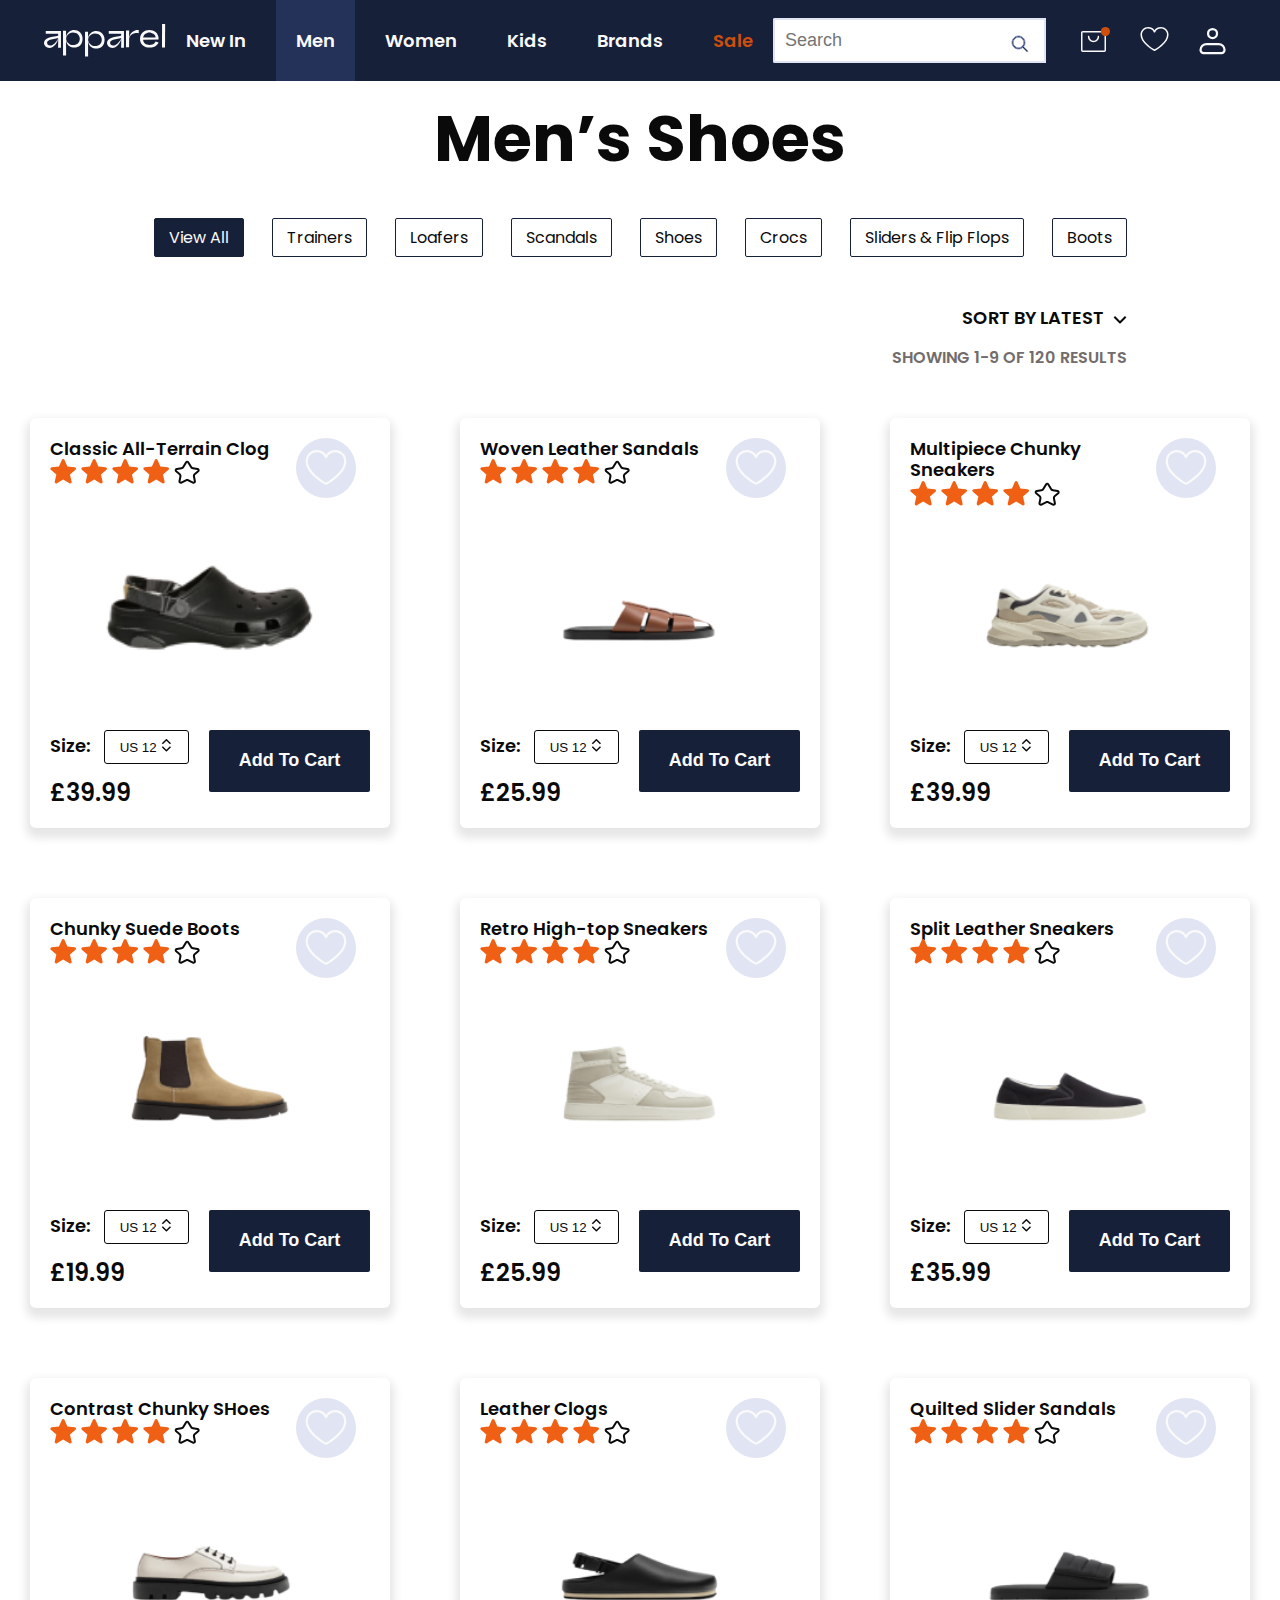
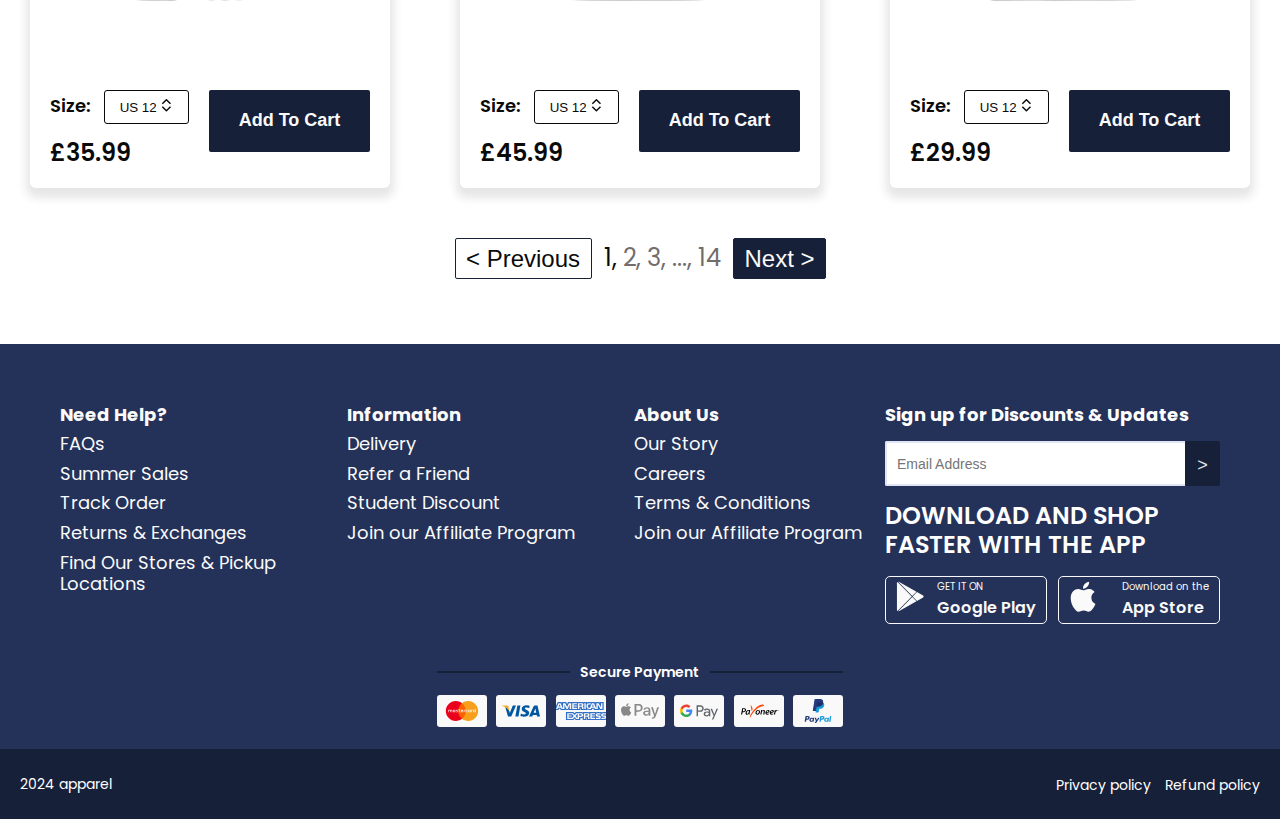
<file: index.html>
<!DOCTYPE html>
<html lang="en">
  <head>
    <meta charset="UTF-8" />
    <meta name="viewport" content="width=device-width, initial-scale=1.0" />
    <link rel="preconnect" href="https://fonts.googleapis.com" />
    <link rel="preconnect" href="https://fonts.gstatic.com" crossorigin />
    <link
      href="https://fonts.googleapis.com/css2?family=Poppins:ital,wght@0,100;0,200;0,300;0,400;0,500;0,600;0,700;0,800;0,900;1,100;1,200;1,300;1,400;1,500;1,600;1,700;1,800;1,900&display=swap"
      rel="stylesheet" />
    <link rel="stylesheet" href="/style.css" />
    <title>APPAREL SHOPPING APP</title>
  </head>
  <body>
    <header class="header">
      <div class="logo">
        <img src="media/svg/hamburger-icon.svg" alt="" />
        <img src="media/svg/logo.svg" alt="shop logo" class="homePage" />
      </div>
      <div class="links">
        <div>
          <a>New In</a>
        </div>
        <div class="active">
          <a>Men</a>
        </div>
        <div>
          <a>Women</a>
        </div>
        <div>
          <a>Kids</a>
        </div>
        <div>
          <a>Brands</a>
        </div>
        <div>
          <a class="sale">Sale</a>
        </div>
      </div>
      <div class="rest-nav">
        <div class="search-bar">
          <input
            type="text"
            name=""
            class="search-input"
            id=""
            placeholder="Search" />

          <button class="search-btn">
            <img src="media/svg/search-icon.svg" alt="search icon" />
          </button>
        </div>
        <div class="other-links">
          <span class="search-icon"
            ><img src="/media/svg/mag-glass-icon.svg" alt="cart icon"
          /></span>
          <span class="cart-icon"
            ><img src="/media/svg/cart-dot.svg" alt="cart icon"
          /></span>
          <span><img src="media/svg/like-icon.svg" alt="like icon" /></span>
          <span
            ><img src="media/svg/profile-icon.svg" alt="profile icon"
          /></span>
        </div>
      </div>
    </header>
    <div class="container">
      <div class="title-div">
        <h1>Men’s Shoes</h1>
        <div class="shoe-options-div">
          <div class="shoe-options active">View All</div>
          <div class="shoe-options">Trainers</div>
          <div class="shoe-options">Loafers</div>
          <div class="shoe-options">Scandals</div>
          <div class="shoe-options">Shoes</div>
          <div class="shoe-options">Crocs</div>
          <div class="shoe-options">Sliders & Flip Flops</div>
          <div class="shoe-options">Boots</div>
        </div>
        <div class="sort-title">
          <span class="sort-btn"
            >SORT BY LATEST
            <svg
              width="14"
              height="8"
              viewBox="0 0 14 8"
              fill="none"
              xmlns="http://www.w3.org/2000/svg">
              <path
                fill-rule="evenodd"
                clip-rule="evenodd"
                d="M6.28886 7.15694L0.631863 1.49994L2.04586 0.0859375L6.99586 5.03594L11.9459 0.0859375L13.3599 1.49994L7.70286 7.15694C7.51534 7.34441 7.26103 7.44972 6.99586 7.44972C6.7307 7.44972 6.47639 7.34441 6.28886 7.15694Z"
                fill="#0A0A0B" />
            </svg>
          </span>
          <span class="show-sorted">SHOWING 1-9 OF 120 RESULTS</span>
        </div>
      </div>
      <div class="productListSection">
        <div class="listProduct">
          <div class="item">
            <div class="item-title">
              <div class="item-name-rating">
                <h2>Classic All-Terrain Clog</h2>
                <div class="rating">
                  <svg
                    width="27"
                    height="25"
                    viewBox="0 0 27 25"
                    fill="none"
                    xmlns="http://www.w3.org/2000/svg">
                    <path
                      d="M13.1772 20.5462L19.4022 24.3113C20.5422 25.0013 21.9372 23.9813 21.6372 22.6912L19.9872 15.6112L25.4922 10.8413C26.4972 9.97125 25.9572 8.32125 24.6372 8.21625L17.3922 7.60125L14.5572 0.91125C14.0472 -0.30375 12.3072 -0.30375 11.7972 0.91125L8.96223 7.58625L1.71723 8.20125C0.397233 8.30625 -0.142767 9.95625 0.862233 10.8263L6.36723 15.5963L4.71723 22.6763C4.41723 23.9663 5.81223 24.9862 6.95223 24.2962L13.1772 20.5462Z"
                      fill="#F06014" />
                  </svg>
                  <svg
                    width="27"
                    height="25"
                    viewBox="0 0 27 25"
                    fill="none"
                    xmlns="http://www.w3.org/2000/svg">
                    <path
                      d="M13.1772 20.5462L19.4022 24.3113C20.5422 25.0013 21.9372 23.9813 21.6372 22.6912L19.9872 15.6112L25.4922 10.8413C26.4972 9.97125 25.9572 8.32125 24.6372 8.21625L17.3922 7.60125L14.5572 0.91125C14.0472 -0.30375 12.3072 -0.30375 11.7972 0.91125L8.96223 7.58625L1.71723 8.20125C0.397233 8.30625 -0.142767 9.95625 0.862233 10.8263L6.36723 15.5963L4.71723 22.6763C4.41723 23.9663 5.81223 24.9862 6.95223 24.2962L13.1772 20.5462Z"
                      fill="#F06014" />
                  </svg>
                  <svg
                    width="27"
                    height="25"
                    viewBox="0 0 27 25"
                    fill="none"
                    xmlns="http://www.w3.org/2000/svg">
                    <path
                      d="M13.1772 20.5462L19.4022 24.3113C20.5422 25.0013 21.9372 23.9813 21.6372 22.6912L19.9872 15.6112L25.4922 10.8413C26.4972 9.97125 25.9572 8.32125 24.6372 8.21625L17.3922 7.60125L14.5572 0.91125C14.0472 -0.30375 12.3072 -0.30375 11.7972 0.91125L8.96223 7.58625L1.71723 8.20125C0.397233 8.30625 -0.142767 9.95625 0.862233 10.8263L6.36723 15.5963L4.71723 22.6763C4.41723 23.9663 5.81223 24.9862 6.95223 24.2962L13.1772 20.5462Z"
                      fill="#F06014" />
                  </svg>
                  <svg
                    width="27"
                    height="25"
                    viewBox="0 0 27 25"
                    fill="none"
                    xmlns="http://www.w3.org/2000/svg">
                    <path
                      d="M13.1772 20.5462L19.4022 24.3113C20.5422 25.0013 21.9372 23.9813 21.6372 22.6912L19.9872 15.6112L25.4922 10.8413C26.4972 9.97125 25.9572 8.32125 24.6372 8.21625L17.3922 7.60125L14.5572 0.91125C14.0472 -0.30375 12.3072 -0.30375 11.7972 0.91125L8.96223 7.58625L1.71723 8.20125C0.397233 8.30625 -0.142767 9.95625 0.862233 10.8263L6.36723 15.5963L4.71723 22.6763C4.41723 23.9663 5.81223 24.9862 6.95223 24.2962L13.1772 20.5462Z"
                      fill="#F06014" />
                  </svg>
                  <svg
                    width="26"
                    height="24"
                    viewBox="0 0 26 24"
                    fill="none"
                    xmlns="http://www.w3.org/2000/svg">
                    <path
                      fill-rule="evenodd"
                      clip-rule="evenodd"
                      d="M11.1692 1.90186C12.0674 0.388508 14.3004 0.388508 15.1986 1.90186L17.9465 6.53829C18.1994 6.96547 18.6385 7.25589 19.1375 7.33013L23.7018 8.00476C25.6899 8.29909 26.3872 10.758 24.8383 12.0134L21.5128 14.7093C21.2836 14.8953 21.1096 15.1381 21.009 15.4123C20.9083 15.6865 20.8847 15.9821 20.9406 16.2683L21.8721 21.0558C22.2367 22.9312 20.2247 24.3872 18.4988 23.499L13.9584 21.1587C13.7196 21.0357 13.4538 20.9715 13.1839 20.9715C12.914 20.9715 12.6482 21.0357 12.4094 21.1587L7.86903 23.499C6.1431 24.3885 4.13106 22.9312 4.49568 21.0558L5.42718 16.2683C5.48307 15.9821 5.45946 15.6865 5.35881 15.4123C5.25816 15.1381 5.08416 14.8953 4.85497 14.7093L1.52819 12.0134C-0.0194293 10.758 0.676533 8.29909 2.66728 8.00476L7.23162 7.33013C7.47795 7.29356 7.71274 7.20331 7.91865 7.06603C8.12456 6.92875 8.29633 6.74795 8.42128 6.53699L11.1692 1.90186ZM13.4713 2.88254C13.442 2.83336 13.4001 2.79254 13.3497 2.76418C13.2992 2.73581 13.2421 2.72088 13.1839 2.72088C13.1257 2.72088 13.0686 2.73581 13.0181 2.76418C12.9677 2.79254 12.9258 2.83336 12.8965 2.88254L10.1472 7.51897C9.87204 7.98268 9.49399 8.38 9.04095 8.6816C8.58791 8.9832 8.07146 9.18139 7.5297 9.26154L2.96536 9.93617C2.90181 9.94552 2.84238 9.97269 2.79427 10.0144C2.74616 10.0561 2.71141 10.1105 2.69424 10.1711C2.67707 10.2318 2.6782 10.2959 2.69751 10.3559C2.71681 10.4159 2.75345 10.4692 2.80301 10.5092L6.12846 13.2051C6.63261 13.6139 7.01547 14.1476 7.23713 14.7505C7.45878 15.3534 7.5111 16.0035 7.38865 16.6329L6.45715 21.4205C6.44544 21.4806 6.45132 21.5428 6.47411 21.5999C6.49691 21.657 6.53569 21.7066 6.58601 21.743C6.63632 21.7795 6.69612 21.8013 6.75854 21.806C6.82096 21.8107 6.88346 21.798 6.93887 21.7695L11.4793 19.4304C12.0049 19.1596 12.5899 19.0181 13.1839 19.0181C13.7779 19.0181 14.3629 19.1596 14.8885 19.4304L19.4289 21.7695C19.4843 21.798 19.5468 21.8107 19.6093 21.806C19.6717 21.8013 19.7315 21.7795 19.7818 21.743C19.8321 21.7066 19.8709 21.657 19.8937 21.5999C19.9165 21.5428 19.9224 21.4806 19.9106 21.4205L18.9791 16.6329C18.8567 16.0035 18.909 15.3534 19.1307 14.7505C19.3523 14.1476 19.7352 13.6139 20.2393 13.2051L23.5661 10.5092C23.6157 10.4691 23.6523 10.4157 23.6716 10.3556C23.6908 10.2956 23.6918 10.2313 23.6745 10.1706C23.6572 10.11 23.6223 10.0556 23.574 10.014C23.5257 9.97234 23.4661 9.94532 23.4024 9.93617L18.8381 9.26154C18.2962 9.18125 17.7797 8.98286 17.3266 8.68103C16.8736 8.37919 16.4956 7.98162 16.2206 7.51767L13.4713 2.88254Z"
                      fill="#0A0A0B" />
                  </svg>
                </div>
              </div>
              <div class="like-item">
                <img src="/media/svg/like-icon.svg" alt="" />
              </div>
            </div>
            <div class="img-div">
              <img src="media/svg/image-1.svg" alt="black clogs" />
            </div>
            <div class="price-size-cart">
              <div class="size-price">
                <div class="size-div">
                  <span class="size">Size:</span>
                  <button class="size-btn">
                    US 12
                    <svg
                      width="13"
                      height="18"
                      viewBox="0 0 13 18"
                      fill="none"
                      xmlns="http://www.w3.org/2000/svg">
                      <path
                        fill-rule="evenodd"
                        clip-rule="evenodd"
                        d="M5.65703 17.071L2.74615e-05 11.414L1.41403 10L6.36403 14.95L11.314 10L12.728 11.414L7.07103 17.071C6.8835 17.2585 6.62919 17.3638 6.36403 17.3638C6.09886 17.3638 5.84455 17.2585 5.65703 17.071Z"
                        fill="#0A0A0B" />
                      <path
                        fill-rule="evenodd"
                        clip-rule="evenodd"
                        d="M7.071 0.29277L12.728 5.94977L11.314 7.36377L6.364 2.41377L1.414 7.36377L0 5.94977L5.657 0.29277C5.84453 0.105299 6.09884 -1.62504e-05 6.364 -1.62504e-05C6.62916 -1.62504e-05 6.88347 0.105299 7.071 0.29277Z"
                        fill="#0A0A0B" />
                    </svg>
                  </button>
                </div>
                <div class="price">£200</div>
              </div>
              <button class="addCart">Add To Cart</button>
            </div>
          </div>
        </div>
      </div>
      <div class="page-direction">
        <button class="prev">&lt; Previous</button>

        <span class="other-pages"
          ><span class="page-one">1, </span>2, 3, ..., 14</span
        >
        <button class="next">Next &gt;</button>
      </div>
      <div class="loadMore-div">
        <button class="btn-loadMore">Load More</button>
      </div>
    </div>
    <footer class="footer">
      <div class="main-footer">
        <div class="footer-info">
          <div class="footer-links-div">
            <div>
              <a href="#" class="active">Need Help? </a>
              <a href="#">FAQs</a>
              <a href="#">Summer Sales</a>
              <a href="#">Track Order</a>
              <a href="#">Returns & Exchanges</a>
              <a href="#">Find Our Stores & Pickup Locations</a>
            </div>
            <div>
              <a href="#" class="active">Information </a>
              <a href="#">Delivery</a>
              <a href="#">Refer a Friend</a>
              <a href="#">Student Discount</a>
              <a href="#">Join our Affiliate Program</a>
            </div>
            <div>
              <a href="#" class="active">About Us</a>
              <a href="#">Our Story</a>
              <a href="#">Careers</a>
              <a href="#">Terms & Conditions</a>
              <a href="#">Join our Affiliate Program</a>
            </div>
          </div>
          <div class="sign-up">
            <span class="sign-up-text">Sign up for Discounts & Updates</span>
            <div class="email-bar">
              <input type="email" name="" id="" placeholder="Email Address" />
              <button>&gt;</button>
            </div>
            <div class="download-text">
              DOWNLOAD AND SHOP FASTER WITH THE APP
            </div>
            <div class="store-btn">
              <div class="google-btn store">
                <span class="icon"
                  ><img src="media/svg/google-shop.svg" alt="google store icon"
                /></span>
                <div>
                  <span class="small-text">GET IT ON</span>
                  <span class="big-text">Google Play</span>
                </div>
              </div>

              <div class="apple-btn store">
                <span class="icon"
                  ><img src="media/svg/apple-logo.svg" alt="apple logo"
                /></span>
                <div>
                  <span class="small-text">Download on the</span>
                  <span class="big-text">App Store</span>
                </div>
              </div>
            </div>
          </div>
        </div>
        <div class="payment">
          <div class="title">
            <div class="horizontal-line"></div>
            <span>Secure Payment</span>
            <div class="horizontal-line"></div>
          </div>
          <div class="payment-options">
            <div class="payment-icons">
              <img src="media/svg/MasterCard.svg" alt="" />
            </div>
            <div class="payment-icons">
              <img src="media/svg/Visa.svg" alt="" />
            </div>
            <div class="payment-icons">
              <img src="media/svg/American Express.svg" alt="" />
            </div>
            <div class="payment-icons">
              <img src="media/svg/ApplePay.svg" alt="" />
            </div>
            <div class="payment-icons">
              <img src="media/svg/Google Pay.svg" alt="" />
            </div>
            <div class="payment-icons">
              <img src="media/svg/Payoneer.svg" alt="" />
            </div>
            <div class="payment-icons">
              <img src="media/svg/PayPal.svg" alt="" />
            </div>
          </div>
        </div>
      </div>
      <div class="policy-footer">
        <span>2024 apparel</span>
        <div class="policy">
          <span>Privacy policy</span>
          <span>Refund policy</span>
        </div>
      </div>
    </footer>
    <script src="/app.js"></script>
  </body>
</html>
</file>
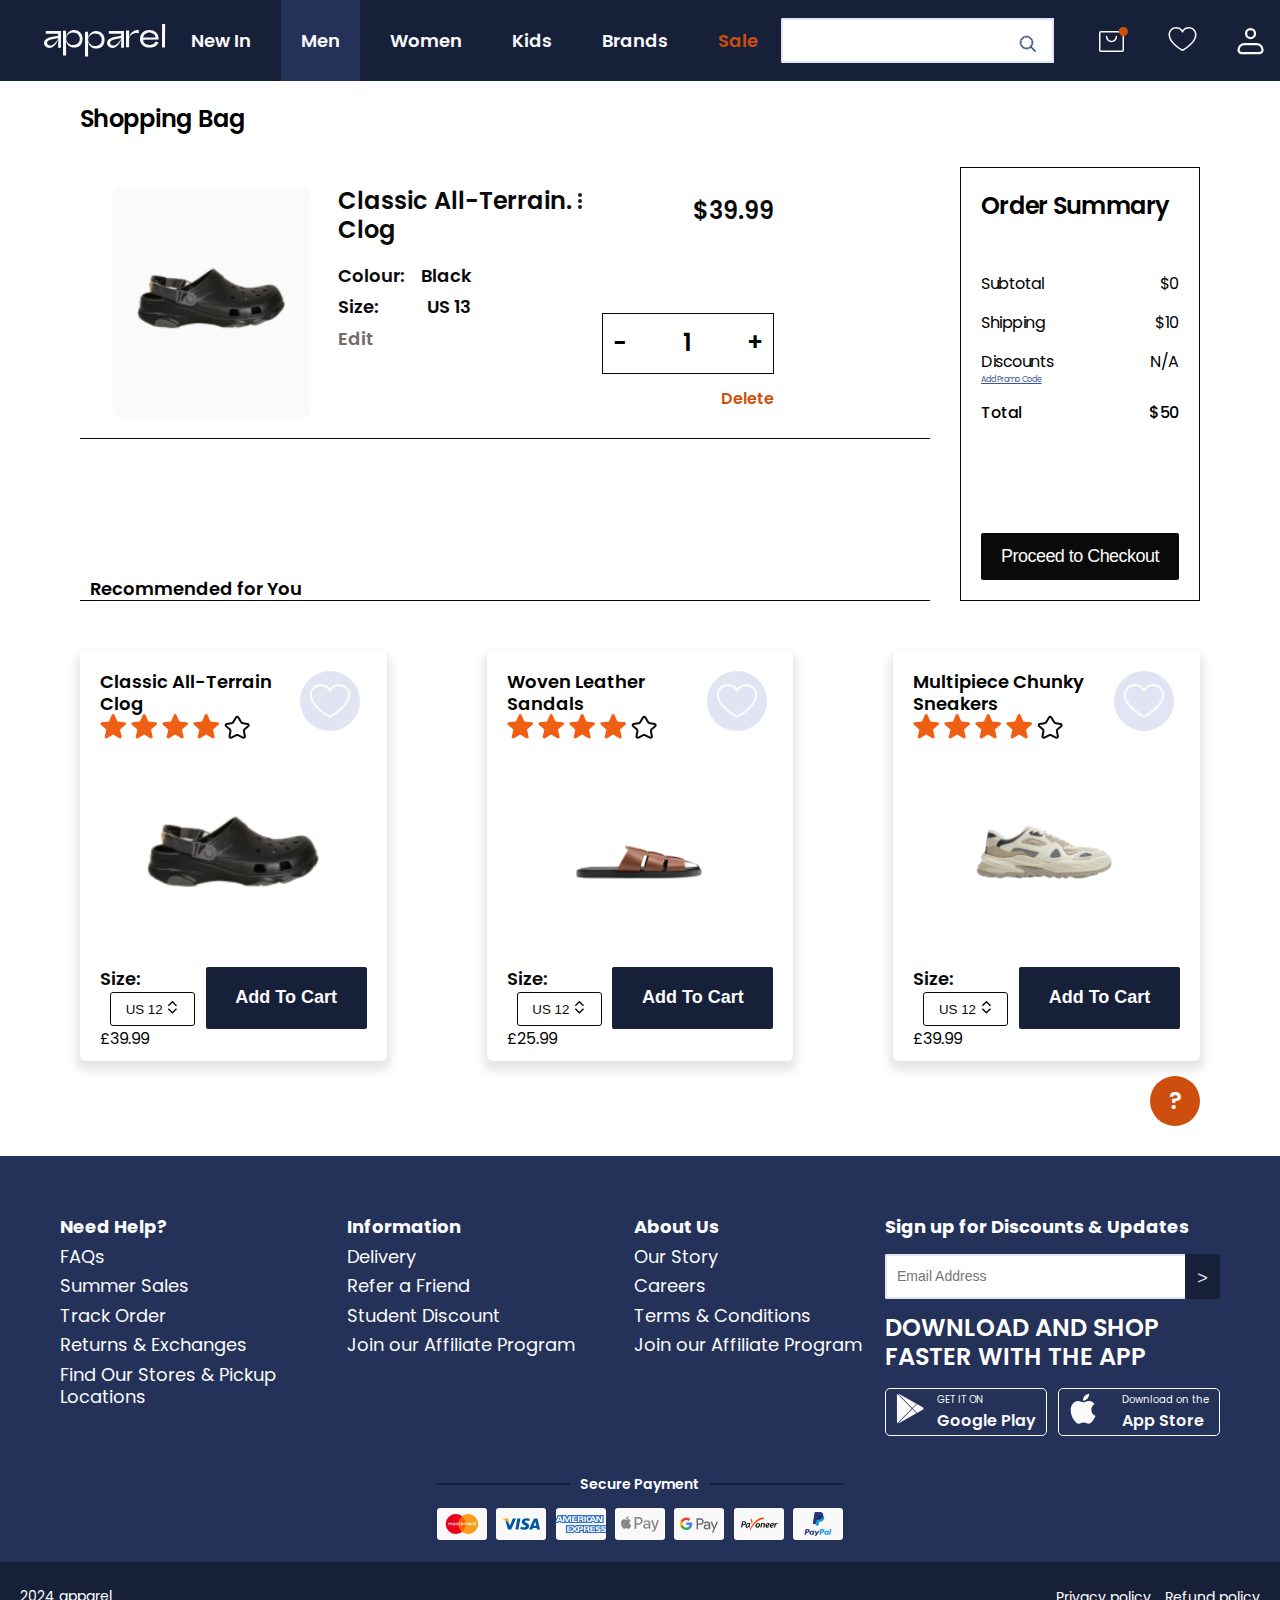
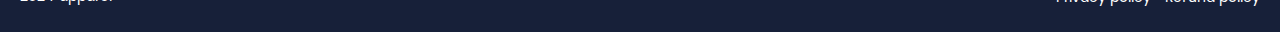
<file: cart-page/cart.html>
<!DOCTYPE html>
<html lang="en">
  <head>
    <meta charset="UTF-8" />
    <meta name="viewport" content="width=device-width, initial-scale=1.0" />
    <link rel="preconnect" href="https://fonts.googleapis.com" />
    <link rel="preconnect" href="https://fonts.gstatic.com" crossorigin />
    <link
      href="https://fonts.googleapis.com/css2?family=Poppins:ital,wght@0,100;0,200;0,300;0,400;0,500;0,600;0,700;0,800;0,900;1,100;1,200;1,300;1,400;1,500;1,600;1,700;1,800;1,900&display=swap"
      rel="stylesheet" />
    <link rel="stylesheet" href="/cart-page/style.css" />
    <title>APPAREL SHOPPING APP</title>
  </head>
  <body>
    <header class="header">
      <div class="logo">
        <img src="/media/svg/hamburger-icon.svg" alt="" />
        <img src="/media/svg/logo.svg" alt="shop logo" class="homePage" />
      </div>
      <div class="links">
        <div>
          <a>New In</a>
        </div>
        <div class="active">
          <a class="men">Men</a>
        </div>
        <div>
          <a>Women</a>
        </div>
        <div>
          <a>Kids</a>
        </div>
        <div>
          <a>Brands</a>
        </div>
        <div>
          <a class="sale">Sale</a>
        </div>
      </div>
      <div class="rest-nav">
        <div class="search-bar">
          <input type="text" name="" class="search-input" id="" />
          <button class="search-btn">
            <img src="/media/svg/search-icon.svg" alt="search icon" />
          </button>
        </div>
        <div class="other-links">
          <span class="search-icon"
            ><img src="/media/svg/mag-glass-icon.svg" alt="cart icon"
          /></span>
          <span class="cart-icon"
            ><img src="/media/svg/cart-dot.svg" alt="cart icon"
          /></span>
          <span><img src="/media/svg/like-icon.svg" alt="like icon" /></span>
          <span
            ><img src="/media/svg/profile-icon.svg" alt="profile icon"
          /></span>
        </div>
      </div>
    </header>
    <div class="container">
      <div class="container-div">
        <h1>Shopping Bag</h1>
        <div class="cart-summary">
          <div class="cart">
            <div class="cart-items">
              <div class="item">
                <div class="item-image">
                  <img src="/media/png/image-1.png" alt="clogs" />
                </div>
                <div class="item-info-div">
                  <div class="item-info">
                    <span class="name"
                      >Classic All-Terrain.
                      <svg
                        width="4"
                        height="16"
                        viewBox="0 0 4 16"
                        fill="none"
                        xmlns="http://www.w3.org/2000/svg">
                        <circle cx="2" cy="2" r="2" fill="#172039" />
                        <circle cx="2" cy="8" r="2" fill="#172039" />
                        <circle cx="2" cy="14" r="2" fill="#172039" />
                      </svg>
                      Clog
                    </span>
                    <div></div>

                    <div class="span-context">
                      <span>Colour:</span>
                      <span>Black</span>
                    </div>
                    <div class="span-context">
                      <span>Size:</span>
                      <span>US 13</span>
                    </div>
                    <span class="edit">Edit</span>
                  </div>
                  <div class="price-quantity">
                    <span class="price">$39.99</span>
                    <div class="edit-cart">
                      <div class="change-quantity">
                        <span class="minus">-</span>
                        <span class="quantity">1</span>
                        <span class="plus">+</span>
                      </div>
                      <span class="delete">Delete</span>
                    </div>
                  </div>
                </div>
              </div>
            </div>

            <span class="for-you">Recommended for You</span>
          </div>
          <div class="summary">
            <h3>Order Summary</h3>
            <div class="summary-list">
              <div>
                <span>Subtotal</span>
                <span class="subtotal">$0</span>
              </div>
              <div>
                <span>Shipping</span>
                <span>$10</span>
              </div>
              <div>
                <div class="promo">
                  <span>Discounts</span> <span>Add Promo Code</span>
                </div>
                <span>N/A</span>
              </div>
              <div class="total">
                <span>Total</span>
                <span class="bill-total">$50</span>
              </div>
            </div>
            <button class="checkout-btn">Proceed to Checkout</button>
          </div>
        </div>
      </div>

      <div class="listProduct">
        <div class="item">
          <div class="item-title">
            <div class="item-name-rating">
              <h2>Classic All-Terrain Clog</h2>
              <div class="rating">
                <svg
                  width="27"
                  height="25"
                  viewBox="0 0 27 25"
                  fill="none"
                  xmlns="http://www.w3.org/2000/svg">
                  <path
                    d="M13.1772 20.5462L19.4022 24.3113C20.5422 25.0013 21.9372 23.9813 21.6372 22.6912L19.9872 15.6112L25.4922 10.8413C26.4972 9.97125 25.9572 8.32125 24.6372 8.21625L17.3922 7.60125L14.5572 0.91125C14.0472 -0.30375 12.3072 -0.30375 11.7972 0.91125L8.96223 7.58625L1.71723 8.20125C0.397233 8.30625 -0.142767 9.95625 0.862233 10.8263L6.36723 15.5963L4.71723 22.6763C4.41723 23.9663 5.81223 24.9862 6.95223 24.2962L13.1772 20.5462Z"
                    fill="#F06014" />
                </svg>
                <svg
                  width="27"
                  height="25"
                  viewBox="0 0 27 25"
                  fill="none"
                  xmlns="http://www.w3.org/2000/svg">
                  <path
                    d="M13.1772 20.5462L19.4022 24.3113C20.5422 25.0013 21.9372 23.9813 21.6372 22.6912L19.9872 15.6112L25.4922 10.8413C26.4972 9.97125 25.9572 8.32125 24.6372 8.21625L17.3922 7.60125L14.5572 0.91125C14.0472 -0.30375 12.3072 -0.30375 11.7972 0.91125L8.96223 7.58625L1.71723 8.20125C0.397233 8.30625 -0.142767 9.95625 0.862233 10.8263L6.36723 15.5963L4.71723 22.6763C4.41723 23.9663 5.81223 24.9862 6.95223 24.2962L13.1772 20.5462Z"
                    fill="#F06014" />
                </svg>
                <svg
                  width="27"
                  height="25"
                  viewBox="0 0 27 25"
                  fill="none"
                  xmlns="http://www.w3.org/2000/svg">
                  <path
                    d="M13.1772 20.5462L19.4022 24.3113C20.5422 25.0013 21.9372 23.9813 21.6372 22.6912L19.9872 15.6112L25.4922 10.8413C26.4972 9.97125 25.9572 8.32125 24.6372 8.21625L17.3922 7.60125L14.5572 0.91125C14.0472 -0.30375 12.3072 -0.30375 11.7972 0.91125L8.96223 7.58625L1.71723 8.20125C0.397233 8.30625 -0.142767 9.95625 0.862233 10.8263L6.36723 15.5963L4.71723 22.6763C4.41723 23.9663 5.81223 24.9862 6.95223 24.2962L13.1772 20.5462Z"
                    fill="#F06014" />
                </svg>
                <svg
                  width="27"
                  height="25"
                  viewBox="0 0 27 25"
                  fill="none"
                  xmlns="http://www.w3.org/2000/svg">
                  <path
                    d="M13.1772 20.5462L19.4022 24.3113C20.5422 25.0013 21.9372 23.9813 21.6372 22.6912L19.9872 15.6112L25.4922 10.8413C26.4972 9.97125 25.9572 8.32125 24.6372 8.21625L17.3922 7.60125L14.5572 0.91125C14.0472 -0.30375 12.3072 -0.30375 11.7972 0.91125L8.96223 7.58625L1.71723 8.20125C0.397233 8.30625 -0.142767 9.95625 0.862233 10.8263L6.36723 15.5963L4.71723 22.6763C4.41723 23.9663 5.81223 24.9862 6.95223 24.2962L13.1772 20.5462Z"
                    fill="#F06014" />
                </svg>
                <svg
                  width="26"
                  height="24"
                  viewBox="0 0 26 24"
                  fill="none"
                  xmlns="http://www.w3.org/2000/svg">
                  <path
                    fill-rule="evenodd"
                    clip-rule="evenodd"
                    d="M11.1692 1.90186C12.0674 0.388508 14.3004 0.388508 15.1986 1.90186L17.9465 6.53829C18.1994 6.96547 18.6385 7.25589 19.1375 7.33013L23.7018 8.00476C25.6899 8.29909 26.3872 10.758 24.8383 12.0134L21.5128 14.7093C21.2836 14.8953 21.1096 15.1381 21.009 15.4123C20.9083 15.6865 20.8847 15.9821 20.9406 16.2683L21.8721 21.0558C22.2367 22.9312 20.2247 24.3872 18.4988 23.499L13.9584 21.1587C13.7196 21.0357 13.4538 20.9715 13.1839 20.9715C12.914 20.9715 12.6482 21.0357 12.4094 21.1587L7.86903 23.499C6.1431 24.3885 4.13106 22.9312 4.49568 21.0558L5.42718 16.2683C5.48307 15.9821 5.45946 15.6865 5.35881 15.4123C5.25816 15.1381 5.08416 14.8953 4.85497 14.7093L1.52819 12.0134C-0.0194293 10.758 0.676533 8.29909 2.66728 8.00476L7.23162 7.33013C7.47795 7.29356 7.71274 7.20331 7.91865 7.06603C8.12456 6.92875 8.29633 6.74795 8.42128 6.53699L11.1692 1.90186ZM13.4713 2.88254C13.442 2.83336 13.4001 2.79254 13.3497 2.76418C13.2992 2.73581 13.2421 2.72088 13.1839 2.72088C13.1257 2.72088 13.0686 2.73581 13.0181 2.76418C12.9677 2.79254 12.9258 2.83336 12.8965 2.88254L10.1472 7.51897C9.87204 7.98268 9.49399 8.38 9.04095 8.6816C8.58791 8.9832 8.07146 9.18139 7.5297 9.26154L2.96536 9.93617C2.90181 9.94552 2.84238 9.97269 2.79427 10.0144C2.74616 10.0561 2.71141 10.1105 2.69424 10.1711C2.67707 10.2318 2.6782 10.2959 2.69751 10.3559C2.71681 10.4159 2.75345 10.4692 2.80301 10.5092L6.12846 13.2051C6.63261 13.6139 7.01547 14.1476 7.23713 14.7505C7.45878 15.3534 7.5111 16.0035 7.38865 16.6329L6.45715 21.4205C6.44544 21.4806 6.45132 21.5428 6.47411 21.5999C6.49691 21.657 6.53569 21.7066 6.58601 21.743C6.63632 21.7795 6.69612 21.8013 6.75854 21.806C6.82096 21.8107 6.88346 21.798 6.93887 21.7695L11.4793 19.4304C12.0049 19.1596 12.5899 19.0181 13.1839 19.0181C13.7779 19.0181 14.3629 19.1596 14.8885 19.4304L19.4289 21.7695C19.4843 21.798 19.5468 21.8107 19.6093 21.806C19.6717 21.8013 19.7315 21.7795 19.7818 21.743C19.8321 21.7066 19.8709 21.657 19.8937 21.5999C19.9165 21.5428 19.9224 21.4806 19.9106 21.4205L18.9791 16.6329C18.8567 16.0035 18.909 15.3534 19.1307 14.7505C19.3523 14.1476 19.7352 13.6139 20.2393 13.2051L23.5661 10.5092C23.6157 10.4691 23.6523 10.4157 23.6716 10.3556C23.6908 10.2956 23.6918 10.2313 23.6745 10.1706C23.6572 10.11 23.6223 10.0556 23.574 10.014C23.5257 9.97234 23.4661 9.94532 23.4024 9.93617L18.8381 9.26154C18.2962 9.18125 17.7797 8.98286 17.3266 8.68103C16.8736 8.37919 16.4956 7.98162 16.2206 7.51767L13.4713 2.88254Z"
                    fill="#0A0A0B" />
                </svg>
              </div>
            </div>
            <div class="like-item">
              <img src="/media/svg/like-icon.svg" alt="" />
            </div>
          </div>
          <div class="img-div">
            <img src="/media/svg/image-1.svg" alt="black clogs" />
          </div>
          <div class="price-size-cart">
            <div class="size-price">
              <div class="size-div">
                <span class="size">Size:</span>
                <button class="size-btn">
                  US 12
                  <svg
                    width="13"
                    height="13"
                    viewBox="0 0 13 18"
                    fill="none"
                    xmlns="http://www.w3.org/2000/svg">
                    <path
                      fill-rule="evenodd"
                      clip-rule="evenodd"
                      d="M5.65703 17.071L2.74615e-05 11.414L1.41403 10L6.36403 14.95L11.314 10L12.728 11.414L7.07103 17.071C6.8835 17.2585 6.62919 17.3638 6.36403 17.3638C6.09886 17.3638 5.84455 17.2585 5.65703 17.071Z"
                      fill="#0A0A0B" />
                    <path
                      fill-rule="evenodd"
                      clip-rule="evenodd"
                      d="M7.071 0.29277L12.728 5.94977L11.314 7.36377L6.364 2.41377L1.414 7.36377L0 5.94977L5.657 0.29277C5.84453 0.105299 6.09884 -1.62504e-05 6.364 -1.62504e-05C6.62916 -1.62504e-05 6.88347 0.105299 7.071 0.29277Z"
                      fill="#0A0A0B" />
                  </svg>
                </button>
              </div>
              <div class="price">£200</div>
            </div>
            <button class="addCart">Add To Cart</button>
          </div>
        </div>
        <div class="item">
          <div class="item-title">
            <div class="item-name-rating">
              <h2>Classic All-Terrain Clog</h2>
              <div class="rating">
                <svg
                  width="27"
                  height="25"
                  viewBox="0 0 27 25"
                  fill="none"
                  xmlns="http://www.w3.org/2000/svg">
                  <path
                    d="M13.1772 20.5462L19.4022 24.3113C20.5422 25.0013 21.9372 23.9813 21.6372 22.6912L19.9872 15.6112L25.4922 10.8413C26.4972 9.97125 25.9572 8.32125 24.6372 8.21625L17.3922 7.60125L14.5572 0.91125C14.0472 -0.30375 12.3072 -0.30375 11.7972 0.91125L8.96223 7.58625L1.71723 8.20125C0.397233 8.30625 -0.142767 9.95625 0.862233 10.8263L6.36723 15.5963L4.71723 22.6763C4.41723 23.9663 5.81223 24.9862 6.95223 24.2962L13.1772 20.5462Z"
                    fill="#F06014" />
                </svg>
                <svg
                  width="27"
                  height="25"
                  viewBox="0 0 27 25"
                  fill="none"
                  xmlns="http://www.w3.org/2000/svg">
                  <path
                    d="M13.1772 20.5462L19.4022 24.3113C20.5422 25.0013 21.9372 23.9813 21.6372 22.6912L19.9872 15.6112L25.4922 10.8413C26.4972 9.97125 25.9572 8.32125 24.6372 8.21625L17.3922 7.60125L14.5572 0.91125C14.0472 -0.30375 12.3072 -0.30375 11.7972 0.91125L8.96223 7.58625L1.71723 8.20125C0.397233 8.30625 -0.142767 9.95625 0.862233 10.8263L6.36723 15.5963L4.71723 22.6763C4.41723 23.9663 5.81223 24.9862 6.95223 24.2962L13.1772 20.5462Z"
                    fill="#F06014" />
                </svg>
                <svg
                  width="27"
                  height="25"
                  viewBox="0 0 27 25"
                  fill="none"
                  xmlns="http://www.w3.org/2000/svg">
                  <path
                    d="M13.1772 20.5462L19.4022 24.3113C20.5422 25.0013 21.9372 23.9813 21.6372 22.6912L19.9872 15.6112L25.4922 10.8413C26.4972 9.97125 25.9572 8.32125 24.6372 8.21625L17.3922 7.60125L14.5572 0.91125C14.0472 -0.30375 12.3072 -0.30375 11.7972 0.91125L8.96223 7.58625L1.71723 8.20125C0.397233 8.30625 -0.142767 9.95625 0.862233 10.8263L6.36723 15.5963L4.71723 22.6763C4.41723 23.9663 5.81223 24.9862 6.95223 24.2962L13.1772 20.5462Z"
                    fill="#F06014" />
                </svg>
                <svg
                  width="27"
                  height="25"
                  viewBox="0 0 27 25"
                  fill="none"
                  xmlns="http://www.w3.org/2000/svg">
                  <path
                    d="M13.1772 20.5462L19.4022 24.3113C20.5422 25.0013 21.9372 23.9813 21.6372 22.6912L19.9872 15.6112L25.4922 10.8413C26.4972 9.97125 25.9572 8.32125 24.6372 8.21625L17.3922 7.60125L14.5572 0.91125C14.0472 -0.30375 12.3072 -0.30375 11.7972 0.91125L8.96223 7.58625L1.71723 8.20125C0.397233 8.30625 -0.142767 9.95625 0.862233 10.8263L6.36723 15.5963L4.71723 22.6763C4.41723 23.9663 5.81223 24.9862 6.95223 24.2962L13.1772 20.5462Z"
                    fill="#F06014" />
                </svg>
                <svg
                  width="26"
                  height="24"
                  viewBox="0 0 26 24"
                  fill="none"
                  xmlns="http://www.w3.org/2000/svg">
                  <path
                    fill-rule="evenodd"
                    clip-rule="evenodd"
                    d="M11.1692 1.90186C12.0674 0.388508 14.3004 0.388508 15.1986 1.90186L17.9465 6.53829C18.1994 6.96547 18.6385 7.25589 19.1375 7.33013L23.7018 8.00476C25.6899 8.29909 26.3872 10.758 24.8383 12.0134L21.5128 14.7093C21.2836 14.8953 21.1096 15.1381 21.009 15.4123C20.9083 15.6865 20.8847 15.9821 20.9406 16.2683L21.8721 21.0558C22.2367 22.9312 20.2247 24.3872 18.4988 23.499L13.9584 21.1587C13.7196 21.0357 13.4538 20.9715 13.1839 20.9715C12.914 20.9715 12.6482 21.0357 12.4094 21.1587L7.86903 23.499C6.1431 24.3885 4.13106 22.9312 4.49568 21.0558L5.42718 16.2683C5.48307 15.9821 5.45946 15.6865 5.35881 15.4123C5.25816 15.1381 5.08416 14.8953 4.85497 14.7093L1.52819 12.0134C-0.0194293 10.758 0.676533 8.29909 2.66728 8.00476L7.23162 7.33013C7.47795 7.29356 7.71274 7.20331 7.91865 7.06603C8.12456 6.92875 8.29633 6.74795 8.42128 6.53699L11.1692 1.90186ZM13.4713 2.88254C13.442 2.83336 13.4001 2.79254 13.3497 2.76418C13.2992 2.73581 13.2421 2.72088 13.1839 2.72088C13.1257 2.72088 13.0686 2.73581 13.0181 2.76418C12.9677 2.79254 12.9258 2.83336 12.8965 2.88254L10.1472 7.51897C9.87204 7.98268 9.49399 8.38 9.04095 8.6816C8.58791 8.9832 8.07146 9.18139 7.5297 9.26154L2.96536 9.93617C2.90181 9.94552 2.84238 9.97269 2.79427 10.0144C2.74616 10.0561 2.71141 10.1105 2.69424 10.1711C2.67707 10.2318 2.6782 10.2959 2.69751 10.3559C2.71681 10.4159 2.75345 10.4692 2.80301 10.5092L6.12846 13.2051C6.63261 13.6139 7.01547 14.1476 7.23713 14.7505C7.45878 15.3534 7.5111 16.0035 7.38865 16.6329L6.45715 21.4205C6.44544 21.4806 6.45132 21.5428 6.47411 21.5999C6.49691 21.657 6.53569 21.7066 6.58601 21.743C6.63632 21.7795 6.69612 21.8013 6.75854 21.806C6.82096 21.8107 6.88346 21.798 6.93887 21.7695L11.4793 19.4304C12.0049 19.1596 12.5899 19.0181 13.1839 19.0181C13.7779 19.0181 14.3629 19.1596 14.8885 19.4304L19.4289 21.7695C19.4843 21.798 19.5468 21.8107 19.6093 21.806C19.6717 21.8013 19.7315 21.7795 19.7818 21.743C19.8321 21.7066 19.8709 21.657 19.8937 21.5999C19.9165 21.5428 19.9224 21.4806 19.9106 21.4205L18.9791 16.6329C18.8567 16.0035 18.909 15.3534 19.1307 14.7505C19.3523 14.1476 19.7352 13.6139 20.2393 13.2051L23.5661 10.5092C23.6157 10.4691 23.6523 10.4157 23.6716 10.3556C23.6908 10.2956 23.6918 10.2313 23.6745 10.1706C23.6572 10.11 23.6223 10.0556 23.574 10.014C23.5257 9.97234 23.4661 9.94532 23.4024 9.93617L18.8381 9.26154C18.2962 9.18125 17.7797 8.98286 17.3266 8.68103C16.8736 8.37919 16.4956 7.98162 16.2206 7.51767L13.4713 2.88254Z"
                    fill="#0A0A0B" />
                </svg>
              </div>
            </div>
            <div class="like-item">
              <img src="/media/svg/like-icon.svg" alt="" />
            </div>
          </div>
          <div class="img-div">
            <img src="/media/svg/image-1.svg" alt="black clogs" />
          </div>
          <div class="price-size-cart">
            <div class="size-price">
              <div class="size-div">
                <span class="size">Size:</span>
                <button class="size-btn">
                  US 12
                  <svg
                    width="13"
                    height="13"
                    viewBox="0 0 13 18"
                    fill="none"
                    xmlns="http://www.w3.org/2000/svg">
                    <path
                      fill-rule="evenodd"
                      clip-rule="evenodd"
                      d="M5.65703 17.071L2.74615e-05 11.414L1.41403 10L6.36403 14.95L11.314 10L12.728 11.414L7.07103 17.071C6.8835 17.2585 6.62919 17.3638 6.36403 17.3638C6.09886 17.3638 5.84455 17.2585 5.65703 17.071Z"
                      fill="#0A0A0B" />
                    <path
                      fill-rule="evenodd"
                      clip-rule="evenodd"
                      d="M7.071 0.29277L12.728 5.94977L11.314 7.36377L6.364 2.41377L1.414 7.36377L0 5.94977L5.657 0.29277C5.84453 0.105299 6.09884 -1.62504e-05 6.364 -1.62504e-05C6.62916 -1.62504e-05 6.88347 0.105299 7.071 0.29277Z"
                      fill="#0A0A0B" />
                  </svg>
                </button>
              </div>
              <div class="price">£200</div>
            </div>
            <button class="addCart">Add To Cart</button>
          </div>
        </div>
        <div class="item">
          <div class="item-title">
            <div class="item-name-rating">
              <h2>Classic All-Terrain Clog</h2>
              <div class="rating">
                <svg
                  width="27"
                  height="25"
                  viewBox="0 0 27 25"
                  fill="none"
                  xmlns="http://www.w3.org/2000/svg">
                  <path
                    d="M13.1772 20.5462L19.4022 24.3113C20.5422 25.0013 21.9372 23.9813 21.6372 22.6912L19.9872 15.6112L25.4922 10.8413C26.4972 9.97125 25.9572 8.32125 24.6372 8.21625L17.3922 7.60125L14.5572 0.91125C14.0472 -0.30375 12.3072 -0.30375 11.7972 0.91125L8.96223 7.58625L1.71723 8.20125C0.397233 8.30625 -0.142767 9.95625 0.862233 10.8263L6.36723 15.5963L4.71723 22.6763C4.41723 23.9663 5.81223 24.9862 6.95223 24.2962L13.1772 20.5462Z"
                    fill="#F06014" />
                </svg>
                <svg
                  width="27"
                  height="25"
                  viewBox="0 0 27 25"
                  fill="none"
                  xmlns="http://www.w3.org/2000/svg">
                  <path
                    d="M13.1772 20.5462L19.4022 24.3113C20.5422 25.0013 21.9372 23.9813 21.6372 22.6912L19.9872 15.6112L25.4922 10.8413C26.4972 9.97125 25.9572 8.32125 24.6372 8.21625L17.3922 7.60125L14.5572 0.91125C14.0472 -0.30375 12.3072 -0.30375 11.7972 0.91125L8.96223 7.58625L1.71723 8.20125C0.397233 8.30625 -0.142767 9.95625 0.862233 10.8263L6.36723 15.5963L4.71723 22.6763C4.41723 23.9663 5.81223 24.9862 6.95223 24.2962L13.1772 20.5462Z"
                    fill="#F06014" />
                </svg>
                <svg
                  width="27"
                  height="25"
                  viewBox="0 0 27 25"
                  fill="none"
                  xmlns="http://www.w3.org/2000/svg">
                  <path
                    d="M13.1772 20.5462L19.4022 24.3113C20.5422 25.0013 21.9372 23.9813 21.6372 22.6912L19.9872 15.6112L25.4922 10.8413C26.4972 9.97125 25.9572 8.32125 24.6372 8.21625L17.3922 7.60125L14.5572 0.91125C14.0472 -0.30375 12.3072 -0.30375 11.7972 0.91125L8.96223 7.58625L1.71723 8.20125C0.397233 8.30625 -0.142767 9.95625 0.862233 10.8263L6.36723 15.5963L4.71723 22.6763C4.41723 23.9663 5.81223 24.9862 6.95223 24.2962L13.1772 20.5462Z"
                    fill="#F06014" />
                </svg>
                <svg
                  width="27"
                  height="25"
                  viewBox="0 0 27 25"
                  fill="none"
                  xmlns="http://www.w3.org/2000/svg">
                  <path
                    d="M13.1772 20.5462L19.4022 24.3113C20.5422 25.0013 21.9372 23.9813 21.6372 22.6912L19.9872 15.6112L25.4922 10.8413C26.4972 9.97125 25.9572 8.32125 24.6372 8.21625L17.3922 7.60125L14.5572 0.91125C14.0472 -0.30375 12.3072 -0.30375 11.7972 0.91125L8.96223 7.58625L1.71723 8.20125C0.397233 8.30625 -0.142767 9.95625 0.862233 10.8263L6.36723 15.5963L4.71723 22.6763C4.41723 23.9663 5.81223 24.9862 6.95223 24.2962L13.1772 20.5462Z"
                    fill="#F06014" />
                </svg>
                <svg
                  width="26"
                  height="24"
                  viewBox="0 0 26 24"
                  fill="none"
                  xmlns="http://www.w3.org/2000/svg">
                  <path
                    fill-rule="evenodd"
                    clip-rule="evenodd"
                    d="M11.1692 1.90186C12.0674 0.388508 14.3004 0.388508 15.1986 1.90186L17.9465 6.53829C18.1994 6.96547 18.6385 7.25589 19.1375 7.33013L23.7018 8.00476C25.6899 8.29909 26.3872 10.758 24.8383 12.0134L21.5128 14.7093C21.2836 14.8953 21.1096 15.1381 21.009 15.4123C20.9083 15.6865 20.8847 15.9821 20.9406 16.2683L21.8721 21.0558C22.2367 22.9312 20.2247 24.3872 18.4988 23.499L13.9584 21.1587C13.7196 21.0357 13.4538 20.9715 13.1839 20.9715C12.914 20.9715 12.6482 21.0357 12.4094 21.1587L7.86903 23.499C6.1431 24.3885 4.13106 22.9312 4.49568 21.0558L5.42718 16.2683C5.48307 15.9821 5.45946 15.6865 5.35881 15.4123C5.25816 15.1381 5.08416 14.8953 4.85497 14.7093L1.52819 12.0134C-0.0194293 10.758 0.676533 8.29909 2.66728 8.00476L7.23162 7.33013C7.47795 7.29356 7.71274 7.20331 7.91865 7.06603C8.12456 6.92875 8.29633 6.74795 8.42128 6.53699L11.1692 1.90186ZM13.4713 2.88254C13.442 2.83336 13.4001 2.79254 13.3497 2.76418C13.2992 2.73581 13.2421 2.72088 13.1839 2.72088C13.1257 2.72088 13.0686 2.73581 13.0181 2.76418C12.9677 2.79254 12.9258 2.83336 12.8965 2.88254L10.1472 7.51897C9.87204 7.98268 9.49399 8.38 9.04095 8.6816C8.58791 8.9832 8.07146 9.18139 7.5297 9.26154L2.96536 9.93617C2.90181 9.94552 2.84238 9.97269 2.79427 10.0144C2.74616 10.0561 2.71141 10.1105 2.69424 10.1711C2.67707 10.2318 2.6782 10.2959 2.69751 10.3559C2.71681 10.4159 2.75345 10.4692 2.80301 10.5092L6.12846 13.2051C6.63261 13.6139 7.01547 14.1476 7.23713 14.7505C7.45878 15.3534 7.5111 16.0035 7.38865 16.6329L6.45715 21.4205C6.44544 21.4806 6.45132 21.5428 6.47411 21.5999C6.49691 21.657 6.53569 21.7066 6.58601 21.743C6.63632 21.7795 6.69612 21.8013 6.75854 21.806C6.82096 21.8107 6.88346 21.798 6.93887 21.7695L11.4793 19.4304C12.0049 19.1596 12.5899 19.0181 13.1839 19.0181C13.7779 19.0181 14.3629 19.1596 14.8885 19.4304L19.4289 21.7695C19.4843 21.798 19.5468 21.8107 19.6093 21.806C19.6717 21.8013 19.7315 21.7795 19.7818 21.743C19.8321 21.7066 19.8709 21.657 19.8937 21.5999C19.9165 21.5428 19.9224 21.4806 19.9106 21.4205L18.9791 16.6329C18.8567 16.0035 18.909 15.3534 19.1307 14.7505C19.3523 14.1476 19.7352 13.6139 20.2393 13.2051L23.5661 10.5092C23.6157 10.4691 23.6523 10.4157 23.6716 10.3556C23.6908 10.2956 23.6918 10.2313 23.6745 10.1706C23.6572 10.11 23.6223 10.0556 23.574 10.014C23.5257 9.97234 23.4661 9.94532 23.4024 9.93617L18.8381 9.26154C18.2962 9.18125 17.7797 8.98286 17.3266 8.68103C16.8736 8.37919 16.4956 7.98162 16.2206 7.51767L13.4713 2.88254Z"
                    fill="#0A0A0B" />
                </svg>
              </div>
            </div>
            <div class="like-item">
              <img src="/media/svg/like-icon.svg" alt="" />
            </div>
          </div>
          <div class="img-div">
            <img src="/media/svg/image-1.svg" alt="black clogs" />
          </div>
          <div class="price-size-cart">
            <div class="size-price">
              <div class="size-div">
                <span class="size">Size:</span>
                <button class="size-btn">
                  US 12
                  <svg
                    width="13"
                    height="13"
                    viewBox="0 0 13 18"
                    fill="none"
                    xmlns="http://www.w3.org/2000/svg">
                    <path
                      fill-rule="evenodd"
                      clip-rule="evenodd"
                      d="M5.65703 17.071L2.74615e-05 11.414L1.41403 10L6.36403 14.95L11.314 10L12.728 11.414L7.07103 17.071C6.8835 17.2585 6.62919 17.3638 6.36403 17.3638C6.09886 17.3638 5.84455 17.2585 5.65703 17.071Z"
                      fill="#0A0A0B" />
                    <path
                      fill-rule="evenodd"
                      clip-rule="evenodd"
                      d="M7.071 0.29277L12.728 5.94977L11.314 7.36377L6.364 2.41377L1.414 7.36377L0 5.94977L5.657 0.29277C5.84453 0.105299 6.09884 -1.62504e-05 6.364 -1.62504e-05C6.62916 -1.62504e-05 6.88347 0.105299 7.071 0.29277Z"
                      fill="#0A0A0B" />
                  </svg>
                </button>
              </div>
              <div class="price">£200</div>
            </div>
            <button class="addCart">Add To Cart</button>
          </div>
        </div>
      </div>
      <div class="chatbot">?</div>
    </div>

    <footer class="footer">
      <div class="main-footer">
        <div class="footer-info">
          <div class="footer-links-div">
            <div>
              <a href="#" class="active">Need Help? </a>
              <a href="#">FAQs</a>
              <a href="#">Summer Sales</a>
              <a href="#">Track Order</a>
              <a href="#">Returns & Exchanges</a>
              <a href="#">Find Our Stores & Pickup Locations</a>
            </div>
            <div>
              <a href="#" class="active">Information </a>
              <a href="#">Delivery</a>
              <a href="#">Refer a Friend</a>
              <a href="#">Student Discount</a>
              <a href="#">Join our Affiliate Program</a>
            </div>
            <div>
              <a href="#" class="active">About Us</a>
              <a href="#">Our Story</a>
              <a href="#">Careers</a>
              <a href="#">Terms & Conditions</a>
              <a href="#">Join our Affiliate Program</a>
            </div>
          </div>
          <div class="sign-up">
            <span class="sign-up-text">Sign up for Discounts & Updates</span>
            <div class="email-bar">
              <input type="email" name="" id="" placeholder="Email Address" />
              <button>&gt;</button>
            </div>
            <div class="download-text">
              DOWNLOAD AND SHOP FASTER WITH THE APP
            </div>
            <div class="store-btn">
              <div class="google-btn store">
                <span class="icon"
                  ><img
                    src="/media/svg/google-shop.svg"
                    alt="google store icon"
                /></span>
                <div>
                  <span class="small-text">GET IT ON</span>
                  <span class="big-text">Google Play</span>
                </div>
              </div>

              <div class="apple-btn store">
                <span class="icon"
                  ><img src="/media/svg/apple-logo.svg" alt="apple logo"
                /></span>
                <div>
                  <span class="small-text">Download on the</span>
                  <span class="big-text">App Store</span>
                </div>
              </div>
            </div>
          </div>
        </div>
        <div class="payment">
          <div class="title">
            <div class="horizontal-line"></div>
            <span>Secure Payment</span>
            <div class="horizontal-line"></div>
          </div>
          <div class="payment-options">
            <div class="payment-icons">
              <img src="/media/svg/MasterCard.svg" alt="" />
            </div>
            <div class="payment-icons">
              <img src="/media/svg/Visa.svg" alt="" />
            </div>
            <div class="payment-icons">
              <img src="/media/svg/American Express.svg" alt="" />
            </div>
            <div class="payment-icons">
              <img src="/media/svg/ApplePay.svg" alt="" />
            </div>
            <div class="payment-icons">
              <img src="/media/svg/Google Pay.svg" alt="" />
            </div>
            <div class="payment-icons">
              <img src="/media/svg/Payoneer.svg" alt="" />
            </div>
            <div class="payment-icons">
              <img src="/media/svg/PayPal.svg" alt="" />
            </div>
          </div>
        </div>
      </div>
      <div class="policy-footer">
        <span>2024 apparel</span>
        <div class="policy">
          <span>Privacy policy</span>
          <span>Refund policy</span>
        </div>
      </div>
    </footer>
    <script src="/cart-page/app.js"></script>
  </body>
</html>
</file>
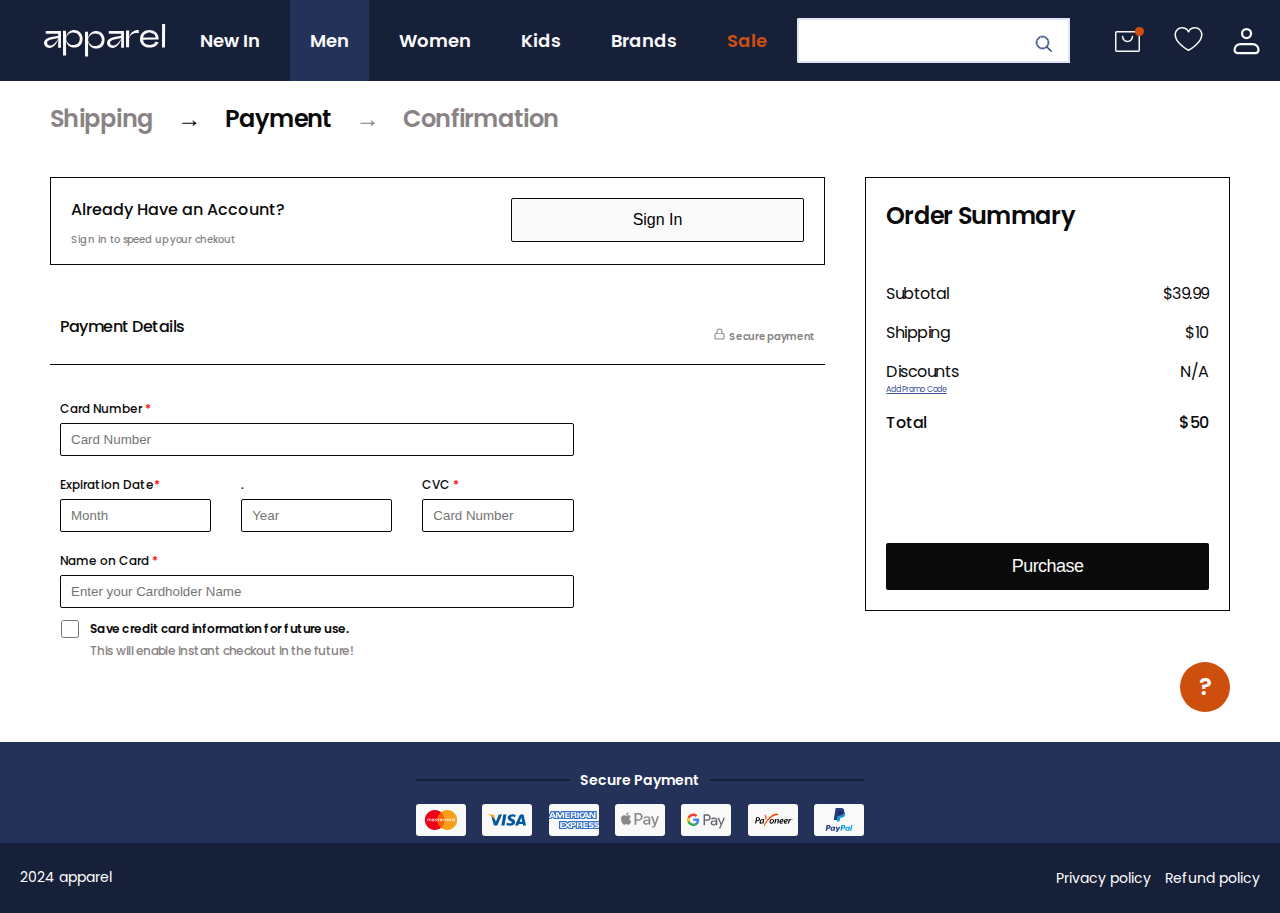
<file: checkout-page-2/checkout.html>
<!DOCTYPE html>
<html lang="en">
  <head>
    <meta charset="UTF-8" />
    <meta name="viewport" content="width=device-width, initial-scale=1.0" />
    <link rel="preconnect" href="https://fonts.googleapis.com" />
    <link rel="preconnect" href="https://fonts.gstatic.com" crossorigin />
    <link
      href="https://fonts.googleapis.com/css2?family=Poppins:ital,wght@0,100;0,200;0,300;0,400;0,500;0,600;0,700;0,800;0,900;1,100;1,200;1,300;1,400;1,500;1,600;1,700;1,800;1,900&display=swap"
      rel="stylesheet" />
    <link rel="stylesheet" href="/checkout-page-2/style.css" />
    <title>CHECKOUT PAGE: PAYMENT</title>
  </head>
  <body>
    <header class="header">
      <div class="logo">
        <img src="/media/svg/hamburger-icon.svg" alt="" />
        <img src="/media/svg/logo.svg" alt="shop logo" class="homePage" />
      </div>
      <div class="links">
        <div>
          <a>New In</a>
        </div>
        <div class="active">
          <a class="men">Men</a>
        </div>
        <div>
          <a>Women</a>
        </div>
        <div>
          <a>Kids</a>
        </div>
        <div>
          <a>Brands</a>
        </div>
        <div>
          <a class="sale">Sale</a>
        </div>
      </div>
      <div class="rest-nav">
        <div class="search-bar">
          <input type="text" name="" class="search-input" id="" />
          <button class="search-btn">
            <img src="/media/svg/search-icon.svg" alt="search icon" />
          </button>
        </div>
        <div class="other-links">
          <span class="search-icon"
            ><img src="/media/svg/mag-glass-icon.svg" alt="cart icon"
          /></span>
          <span class="cart-icon"
            ><img src="/media/svg/cart-dot.svg" alt="cart icon"
          /></span>
          <span><img src="/media/svg/like-icon.svg" alt="like icon" /></span>
          <span
            ><img src="/media/svg/profile-icon.svg" alt="profile icon"
          /></span>
        </div>
      </div>
    </header>
    <div class="container">
      <h1>
        <span class="shipping-header">Shipping</span>
        <span class="active">&rarr;</span>
        <span class="active">Payment</span>
        <span>&rarr;</span>
        <span class="confirmation-header">Confirmation</span>
      </h1>
      <div class="shipping-container">
        <div class="shipping-form">
          <div class="sign-in-div">
            <div class="sign-in-text">
              <span>Already Have an Account?</span>
              <span>Sign in to speed up your chekout</span>
            </div>
            <button>Sign In</button>
          </div>
          <div class="shipping-address-form">
            <div class="payment-title">
              <h2>Payment Details</h2>
              <div>
                <img src="/media/svg/lock-icon.svg" alt="" />
                <span>Secure payment</span>
              </div>
            </div>

            <form>
              <label>
                Card Number <span>*</span>
                <input
                  type="text"
                  name=""
                  class="form-input"
                  id=""
                  placeholder="Card Number" />
              </label>
              <div class="split-form">
                <label>
                  Expiration Date<span>*</span>
                  <input
                    type="text"
                    name=""
                    class="form-input"
                    id=""
                    placeholder="Month" />
                </label>
                <label>
                  .
                  <input
                    type="text"
                    name=""
                    class="form-input"
                    id=""
                    placeholder="Year" />
                </label>
                <label>
                  CVC <span>*</span>
                  <input
                    type="text"
                    name=""
                    class="form-input"
                    id=""
                    placeholder="Card Number" />
                </label>
              </div>
              <label>
                Name on Card <span>*</span>
                <input
                  type="text"
                  name=""
                  class="form-input"
                  id=""
                  placeholder="Enter your Cardholder Name" />
              </label>
            </form>
          </div>
          <div class="save-card first-line">
            <input type="checkbox" name="" id="" />
            <span>Save credit card information for future use.</span>
          </div>
          <div class="save-card second-line">
            <div></div>
            <span>This will enable instant checkout in the future!</span>
          </div>
        </div>

        <div class="summary">
          <h3>Order Summary</h3>
          <div class="summary-list">
            <div>
              <span>Subtotal</span>
              <span class="subtotal">$39.99</span>
            </div>
            <div>
              <span>Shipping</span>
              <span>$10</span>
            </div>
            <div>
              <div class="promo">
                <span>Discounts</span> <span>Add Promo Code</span>
              </div>
              <span>N/A</span>
            </div>
            <div class="total">
              <span>Total</span>
              <span class="bill-total">$50</span>
            </div>
          </div>
          <button class="checkout-btn">Purchase</button>
        </div>
      </div>

      <div class="chatbot">?</div>
    </div>
    <footer class="footer">
      <div class="main-footer">
        <div class="payment">
          <div class="title">
            <div class="horizontal-line"></div>
            <span>Secure Payment</span>
            <div class="horizontal-line"></div>
          </div>
          <div class="payment-options">
            <div class="payment-icons">
              <img src="/media/svg/MasterCard.svg" alt="" />
            </div>
            <div class="payment-icons">
              <img src="/media/svg/Visa.svg" alt="" />
            </div>
            <div class="payment-icons">
              <img src="/media/svg/American Express.svg" alt="" />
            </div>
            <div class="payment-icons">
              <img src="/media/svg/ApplePay.svg" alt="" />
            </div>
            <div class="payment-icons">
              <img src="/media/svg/Google Pay.svg" alt="" />
            </div>
            <div class="payment-icons">
              <img src="/media/svg/Payoneer.svg" alt="" />
            </div>
            <div class="payment-icons">
              <img src="/media/svg/PayPal.svg" alt="" />
            </div>
          </div>
        </div>
      </div>
      <div class="policy-footer">
        <span>2024 apparel</span>
        <div class="policy">
          <span>Privacy policy</span>
          <span>Refund policy</span>
        </div>
      </div>
    </footer>
    <script src="/checkout-page-2/app.js"></script>
  </body>
</html>
</file>
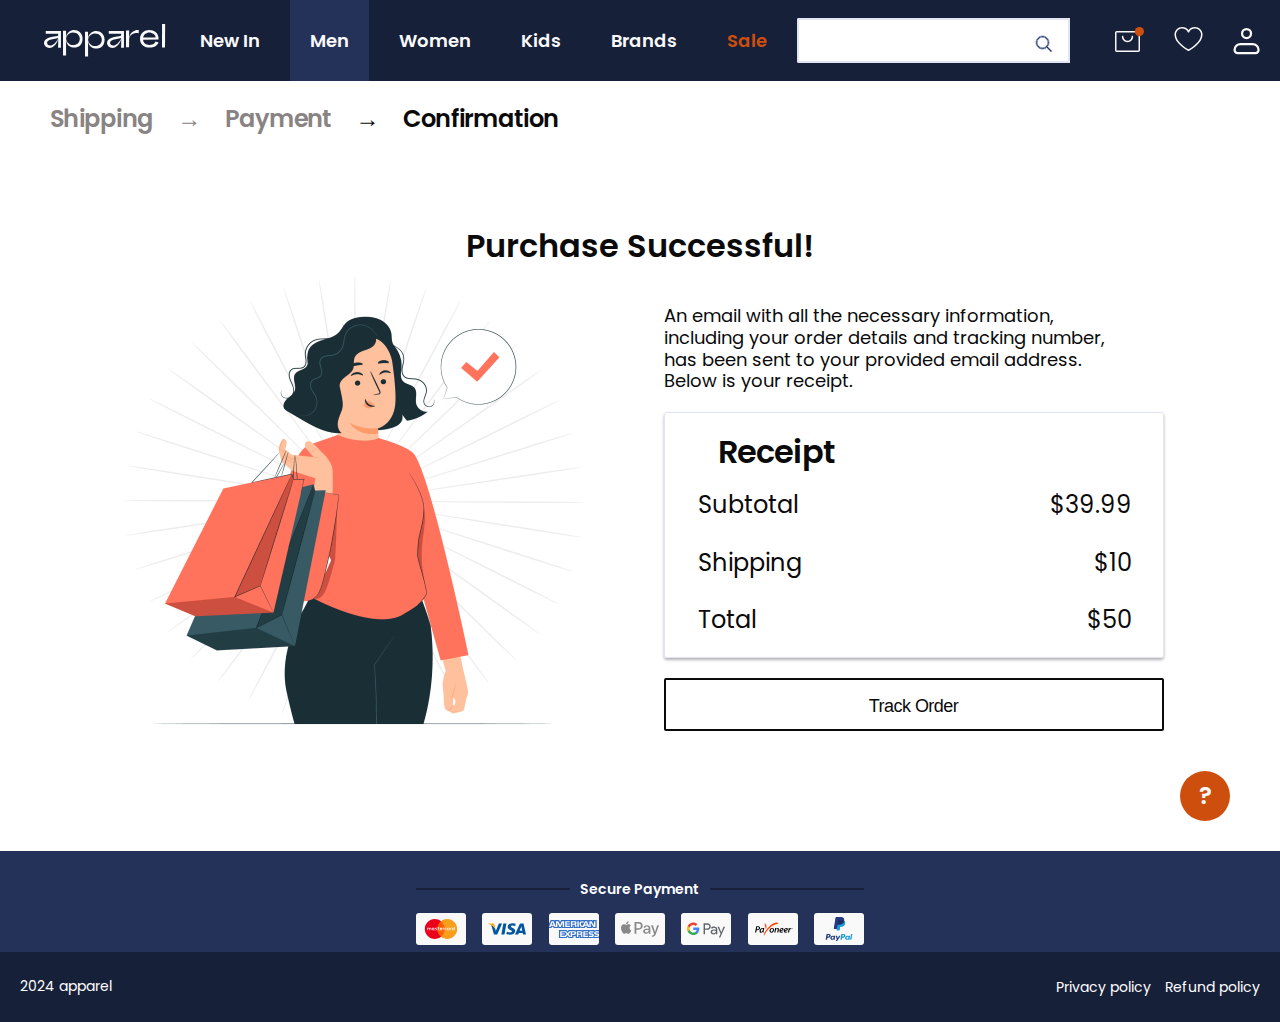
<file: checkout-page-3/checkout.html>
<!DOCTYPE html>
<html lang="en">
  <head>
    <meta charset="UTF-8" />
    <meta name="viewport" content="width=device-width, initial-scale=1.0" />
    <link rel="preconnect" href="https://fonts.googleapis.com" />
    <link rel="preconnect" href="https://fonts.gstatic.com" crossorigin />
    <link
      href="https://fonts.googleapis.com/css2?family=Poppins:ital,wght@0,100;0,200;0,300;0,400;0,500;0,600;0,700;0,800;0,900;1,100;1,200;1,300;1,400;1,500;1,600;1,700;1,800;1,900&display=swap"
      rel="stylesheet" />
    <link rel="stylesheet" href="/checkout-page-3/style.css" />
    <title>CHECKOUT PAGE: CONFIRMATION</title>
  </head>
  <body>
    <header class="header">
      <div class="logo">
        <img src="/media/svg/hamburger-icon.svg" alt="" />
        <img src="/media/svg/logo.svg" alt="shop logo" class="homePage" />
      </div>
      <div class="links">
        <div>
          <a>New In</a>
        </div>
        <div class="active">
          <a class="men">Men</a>
        </div>
        <div>
          <a>Women</a>
        </div>
        <div>
          <a>Kids</a>
        </div>
        <div>
          <a>Brands</a>
        </div>
        <div>
          <a class="sale">Sale</a>
        </div>
      </div>
      <div class="rest-nav">
        <div class="search-bar">
          <input type="text" name="" class="search-input" id="" />
          <button class="search-btn">
            <img src="/media/svg/search-icon.svg" alt="search icon" />
          </button>
        </div>
        <div class="other-links">
          <span class="search-icon"
            ><img src="/media/svg/mag-glass-icon.svg" alt="cart icon"
          /></span>
          <span class="cart-icon"
            ><img src="/media/svg/cart-dot.svg" alt="cart icon"
          /></span>
          <span><img src="/media/svg/like-icon.svg" alt="like icon" /></span>
          <span
            ><img src="/media/svg/profile-icon.svg" alt="profile icon"
          /></span>
        </div>
      </div>
    </header>
    <div class="container">
      <h2>
        <span class="shipping-header">Shipping</span>
        <span>&rarr;</span>
        <span class="payment-header">Payment</span>
        <span class="active">&rarr;</span>
        <span class="confirmation-header active">Confirmation</span>
      </h2>

      <div class="main-div">
        <h1>Purchase Successful!</h1>
        <div class="img-msg">
          <img
            src="/media/png/confirmation-img.png"
            alt="lady holding shopping bag" />

          <div class="summary-div">
            <span class="email-msg">
              An email with all the necessary information, including your order
              details and tracking number, has been sent to your provided email
              address. Below is your receipt.
            </span>
            <div class="summary">
              <div class="summary-list-div">
                <h3>Receipt</h3>
                <div class="summary-list">
                  <div>
                    <span>Subtotal</span>
                    <span class="subtotal">$39.99</span>
                  </div>
                  <div>
                    <span>Shipping</span>
                    <span>$10</span>
                  </div>

                  <div class="total">
                    <span>Total</span>
                    <span class="bill-total">$50</span>
                  </div>
                </div>
              </div>
            </div>
            <button>Track Order</button>
          </div>
        </div>
      </div>

      <div class="chatbot">?</div>
    </div>
    <footer class="footer">
      <div class="main-footer">
        <div class="payment">
          <div class="title">
            <div class="horizontal-line"></div>
            <span>Secure Payment</span>
            <div class="horizontal-line"></div>
          </div>
          <div class="payment-options">
            <div class="payment-icons">
              <img src="/media/svg/MasterCard.svg" alt="" />
            </div>
            <div class="payment-icons">
              <img src="/media/svg/Visa.svg" alt="" />
            </div>
            <div class="payment-icons">
              <img src="/media/svg/American Express.svg" alt="" />
            </div>
            <div class="payment-icons">
              <img src="/media/svg/ApplePay.svg" alt="" />
            </div>
            <div class="payment-icons">
              <img src="/media/svg/Google Pay.svg" alt="" />
            </div>
            <div class="payment-icons">
              <img src="/media/svg/Payoneer.svg" alt="" />
            </div>
            <div class="payment-icons">
              <img src="/media/svg/PayPal.svg" alt="" />
            </div>
          </div>
        </div>
      </div>
      <div class="policy-footer">
        <span>2024 apparel</span>
        <div class="policy">
          <span>Privacy policy</span>
          <span>Refund policy</span>
        </div>
      </div>
    </footer>
    <script src="/checkout-page-3/app.js"></script>
  </body>
</html>
</file>
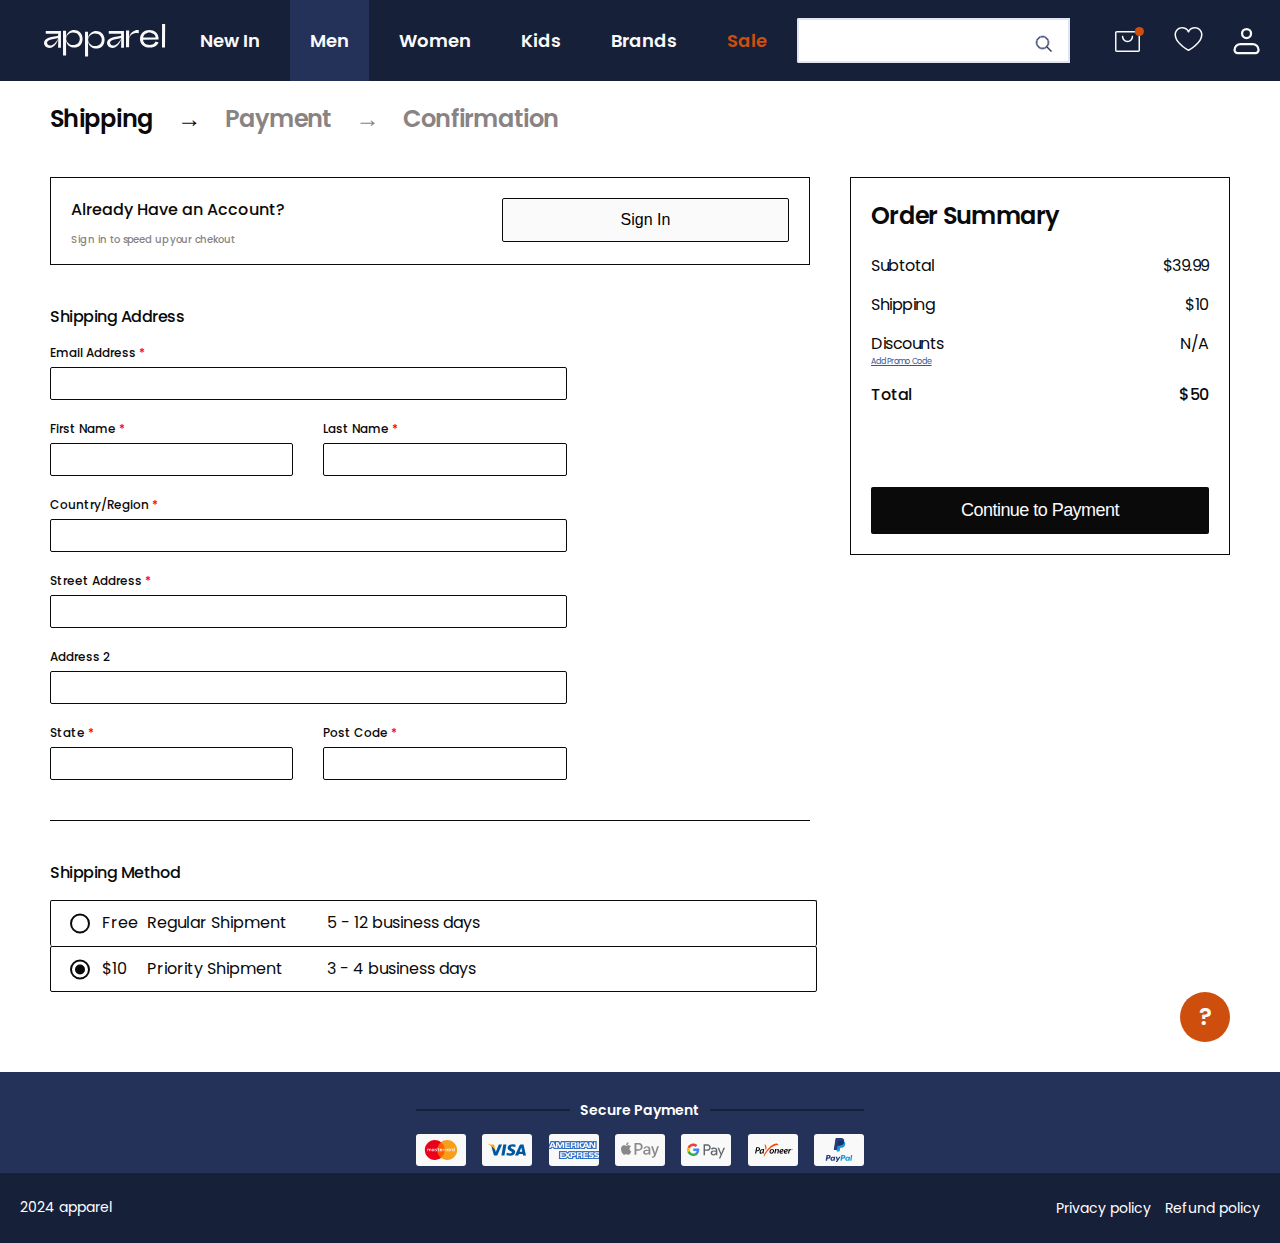
<file: checkout-page/checkout.html>
<!DOCTYPE html>
<html lang="en">
  <head>
    <meta charset="UTF-8" />
    <meta name="viewport" content="width=device-width, initial-scale=1.0" />
    <link rel="preconnect" href="https://fonts.googleapis.com" />
    <link rel="preconnect" href="https://fonts.gstatic.com" crossorigin />
    <link
      href="https://fonts.googleapis.com/css2?family=Poppins:ital,wght@0,100;0,200;0,300;0,400;0,500;0,600;0,700;0,800;0,900;1,100;1,200;1,300;1,400;1,500;1,600;1,700;1,800;1,900&display=swap"
      rel="stylesheet" />
    <link rel="stylesheet" href="/checkout-page/style.css" />
    <title>CHECKOUT PAGE: SHIPPING</title>
  </head>
  <body>
    <header class="header">
      <div class="logo">
        <img src="/media/svg/hamburger-icon.svg" alt="" />
        <img src="/media/svg/logo.svg" alt="shop logo" class="homePage" />
      </div>
      <div class="links">
        <div>
          <a>New In</a>
        </div>
        <div class="active">
          <a class="men">Men</a>
        </div>
        <div>
          <a>Women</a>
        </div>
        <div>
          <a>Kids</a>
        </div>
        <div>
          <a>Brands</a>
        </div>
        <div>
          <a class="sale">Sale</a>
        </div>
      </div>
      <div class="rest-nav">
        <div class="search-bar">
          <input type="text" name="" class="search-input" id="" />
          <button class="search-btn">
            <img src="/media/svg/search-icon.svg" alt="search icon" />
          </button>
        </div>
        <div class="other-links">
          <span class="search-icon"
            ><img src="/media/svg/mag-glass-icon.svg" alt="cart icon"
          /></span>
          <span class="cart-icon"
            ><img src="/media/svg/cart-dot.svg" alt="cart icon"
          /></span>
          <span><img src="/media/svg/like-icon.svg" alt="like icon" /></span>
          <span
            ><img src="/media/svg/profile-icon.svg" alt="profile icon"
          /></span>
        </div>
      </div>
    </header>
    <div class="container">
      <h1>
        <span class="active">Shipping</span>
        <span class="active">&rarr;</span>
        <span class="payment-header">Payment</span>
        <span>&rarr;</span>
        <span class="confirmation-header">Confirmation</span>
      </h1>
      <div class="shipping-container">
        <div class="shipping-form">
          <div class="sign-in-div">
            <div class="sign-in-text">
              <span>Already Have an Account?</span>
              <span>Sign in to speed up your chekout</span>
            </div>
            <button>Sign In</button>
          </div>
          <div class="shipping-address-form">
            <h2>Shipping Address</h2>
            <form>
              <label>
                Email Address <span>*</span>
                <input type="text" name="" class="form-input" id="" />
              </label>
              <div class="split-form">
                <label>
                  First Name <span>*</span>
                  <input type="text" name="" class="form-input" id="" />
                </label>
                <label>
                  Last Name <span>*</span>
                  <input type="text" name="" class="form-input" id="" />
                </label>
              </div>
              <label>
                Country/Region <span>*</span>
                <input type="text" name="" class="form-input" id="" />
              </label>
              <label>
                Street Address <span>*</span>
                <input type="text" name="" class="form-input" id="" />
              </label>
              <label>
                Address 2
                <input type="text" name="" class="form-input" id="" />
              </label>
              <div class="split-form">
                <label>
                  State <span>*</span>
                  <input type="text" name="" class="form-input" id="" />
                </label>
                <label>
                  Post Code <span>*</span>
                  <input type="text" name="" class="form-input" id="" />
                </label>
              </div>
            </form>
          </div>
          <div></div>
        </div>
        <div class="cart-summary">
          <div class="summary">
            <h3>Order Summary</h3>
            <div class="summary-list">
              <div>
                <span>Subtotal</span>
                <span class="subtotal">$39.99</span>
              </div>
              <div>
                <span>Shipping</span>
                <span>$10</span>
              </div>
              <div>
                <div class="promo">
                  <span>Discounts</span> <span>Add Promo Code</span>
                </div>
                <span>N/A</span>
              </div>
              <div class="total">
                <span>Total</span>
                <span class="bill-total">$50</span>
              </div>
            </div>
            <button class="checkout-btn">Continue to Payment</button>
          </div>
        </div>
      </div>
      <div class="shipping-method-div">
        <h2>Shipping Method</h2>
        <div class="shipping-div">
          <div>
            <div class="svg-div">
              <svg
                width="20"
                height="21"
                viewBox="0 0 20 21"
                fill="none"
                xmlns="http://www.w3.org/2000/svg">
                <circle
                  cx="10"
                  cy="10.5"
                  r="9"
                  stroke="#0A0A0B"
                  stroke-width="2" />
              </svg>
            </div>
            <span class="bold-text">Free</span>
            <span>Regular Shipment</span>
            <span>5 - 12 business days</span>
          </div>
          <div>
            <div class="svg-div">
              <svg
                width="20"
                height="21"
                viewBox="0 0 20 21"
                fill="none"
                xmlns="http://www.w3.org/2000/svg">
                <circle
                  cx="10"
                  cy="10.5"
                  r="9"
                  stroke="#0A0A0B"
                  stroke-width="2" />
                <circle cx="10" cy="10.5" r="5" fill="#0A0A0B" />
              </svg>
            </div>

            <span class="bold-text">$10</span>
            <span>Priority Shipment</span>
            <span>3 - 4 business days</span>
          </div>
        </div>
      </div>

      <div class="chatbot">?</div>
    </div>
    <footer class="footer">
      <div class="main-footer">
        <div class="payment">
          <div class="title">
            <div class="horizontal-line"></div>
            <span>Secure Payment</span>
            <div class="horizontal-line"></div>
          </div>
          <div class="payment-options">
            <div class="payment-icons">
              <img src="/media/svg/MasterCard.svg" alt="" />
            </div>
            <div class="payment-icons">
              <img src="/media/svg/Visa.svg" alt="" />
            </div>
            <div class="payment-icons">
              <img src="/media/svg/American Express.svg" alt="" />
            </div>
            <div class="payment-icons">
              <img src="/media/svg/ApplePay.svg" alt="" />
            </div>
            <div class="payment-icons">
              <img src="/media/svg/Google Pay.svg" alt="" />
            </div>
            <div class="payment-icons">
              <img src="/media/svg/Payoneer.svg" alt="" />
            </div>
            <div class="payment-icons">
              <img src="/media/svg/PayPal.svg" alt="" />
            </div>
          </div>
        </div>
      </div>
      <div class="policy-footer">
        <span>2024 apparel</span>
        <div class="policy">
          <span>Privacy policy</span>
          <span>Refund policy</span>
        </div>
      </div>
    </footer>
    <script src="/checkout-page/app.js"></script>
  </body>
</html>
</file>
<file: style.css>
@import url("https://fonts.googleapis.com/css2?family=Poppins:ital,wght@0,100;0,200;0,300;0,400;0,500;0,600;0,700;0,800;0,900;1,100;1,200;1,300;1,400;1,500;1,600;1,700;1,800;1,900&display=swap");

:root {
  --Spacingxxs: 2px;
  --Spacings: 6px;
  --Spacingm: 14px;
  --Spacingl: 28px;
  --Primary_Primary100: #e1e5f3;
  --Primary_Primary400: #8597cd;
  --Primary-Primary900: #243158;
  --Primary-Primary1000: #172039;
  --Neutrals-Neutrals600: #726c6c;
  --Base-Base_White: #fafafa;
  --Base-Base_Black: #0a0a0b;
  --Spacingsm: 10px;
}

* {
  margin: 0;
  padding: 0;
  box-sizing: border-box;
}

body {
  font-family: "Poppins", sans-serif;
  color: var(--Base-Base_Black);
  overflow-x: hidden;
}

body::-webkit-scrollbar {
  width: 0;
}

.header {
  display: grid;
  grid-template-columns: 0.8fr 1.5fr 1fr;
  background-color: #172039;
}
.header .links div:hover,
.header .links div a:hover,
.other-links span:hover {
  background-color: #243158;
}

.header .logo {
  display: flex;
  margin: 24px 0 24px 44px;
}

.header .logo img:nth-child(1) {
  padding-right: 20px;
  display: none;
}

.links {
  display: flex;
  align-items: center;
  justify-content: center;
  gap: 10px;
}

.links a {
  font-size: 18px;
  color: #fafafa;
  font-weight: 600;
  text-align: center;
  line-height: 21.6px;
  padding: 0px 20px 0px 20px;
  cursor: pointer;
  white-space: nowrap;
}

.links a.sale {
  color: #ce4f0d;
}

.links .active {
  background-color: #243158;
}

.links div {
  height: 100%;
  display: flex;
  align-items: center;
  justify-content: center;
}

.rest-nav {
  display: flex;
  gap: 20px;
  align-items: center;
  cursor: pointer;
}

.search-bar {
  padding: 0;
  margin: 0;
  display: flex;
  justify-content: center;
}

.search-input {
  width: 223px;
  height: 45px;
  border-radius: var(--Spacingxxs);
  border: 2px solid #e1e5f3;
  border-top-right-radius: 0px;
  border-bottom-right-radius: 0px;
  border-right: none;
  font-size: 18px;
  font-weight: 400;
  line-height: 21.6px;
  padding: 10px;
  color: var(--Primary_Primary400);
}

.search-btn {
  height: 45px;
  border: 2px solid #e1e5f3;
  border-left: none;
  cursor: pointer;
  padding: 15px 15px 15px 15px;
  background-color: #fff;
}

.other-links {
  display: flex;
}

.other-links .search-icon {
  display: none;
}

.other-links span {
  display: flex;
  align-items: center;
  padding: 15px;
  height: 100%;
}

.container {
  padding: 20px 110px 0 110px;
  display: flex;
  flex-direction: column;
  justify-content: center;
  align-items: center;
}

.title-div {
  display: flex;
  flex-direction: column;
}

.title-div h1 {
  font-size: 64px;
  font-weight: 700;
  line-height: 76.8px;
  text-align: center;
}

.shoe-options-div {
  display: flex;
  justify-content: space-between;
  gap: var(--Spacingl);
  margin-top: 40px;
}

.shoe-options {
  padding: var(--Spacings) var(--Spacingm);
  gap: 10px;
  border-radius: var(--Spacingxxs);
  border: 1px solid var(--Primary-Primary1000);
  cursor: pointer;
  transition: 0.5s;
}

.shoe-options:hover {
  background-color: var(--Primary-Primary1000);
  color: #fafafa;
}

.shoe-options-div .active {
  color: #fafafa;
  background-color: var(--Primary-Primary1000);
}

.sort-title {
  display: flex;
  flex-direction: column;
  text-align: right;
  margin-top: 50px;
}

.sort-btn {
  font-size: 18px;
  font-weight: 600;
  line-height: 21.6px;
  color: var(--Base-Base_Black);
}
.sort-btn svg {
  margin-left: 5px;
}

.show-sorted {
  font-size: 16px;
  font-weight: 600;
  line-height: 19.2px;
  color: var(--Neutrals-Neutrals600);
  margin-top: 20px;
}

.productListSection {
  margin-top: 50px;
}
.productListSection .listProduct {
  display: grid;
  grid-template-columns: repeat(3, 1fr);
  gap: 70px;
}

.listProduct .item {
  width: 360px;
  height: 410px;
  /* border: 1px solid red; */
  box-shadow: 0 6px 10px 4px rgba(0, 0, 0, 0.1);
  border-radius: var(--Spacings);
  padding: 20px;
  display: flex;
  flex-direction: column;
  justify-content: space-between;
}

.listProduct .item .img-div {
  display: flex;
  justify-content: center;
  align-items: center;
}

.listProduct .item img {
  width: 70%;
}

.listProduct img:hover {
  filter: drop-shadow(0 30px 20px #0009);
}

.item-title {
  display: grid;
  grid-template-columns: 0.8fr 0.3fr;
}

.item-name-rating h2 {
  font-size: 18px;
  font-weight: 600;
  line-height: 21.6px;
  gap: 20px;
}

.like-item {
  background-color: var(--Primary_Primary100);
  width: 60px;
  height: 60px;
  border-radius: 50%;
  display: flex;
  align-items: center;
  justify-content: center;
  justify-self: center;
}

.price-size-cart {
  display: grid;
  grid-template-columns: repeat(2, 1fr);
}

.addCart {
  width: 161px;
  height: 62px;
  padding: var(--Spacingml) var(--Spacingl);
  gap: 10px;
  border-radius: 2px;
  border: none;
  background-color: var(--Primary-Primary1000);
  color: var(--Base-Base_White);
  font-size: 18px;
  font-weight: 600;
  line-height: 21.6px;
  cursor: pointer;
  transition: 0.5s;
}

.addCart:hover {
  width: 165px;
  height: 67px;
  font-size: 20px;
  margin: 0 auto;
  box-shadow: 0 6px 10px 4px rgba(0, 0, 0, 0.1);
}

span.size {
  font-size: 18px;
  font-weight: 600;
  line-height: 21.6px;
  text-align: left;
  color: var(--Base-Base_Black);
}

.size-btn {
  width: 85px;
  height: 34px;
  margin-left: 10px;
  padding: 6px 10px 6px 10px;
  border-radius: 3px;
  border: 1px solid var(--Base-Base_Black);
  background-color: transparent;
  color: #0a0a0b;
}

.price {
  font-size: 24px;
  font-weight: 600;
  line-height: 28.8px;
  text-align: left;
  margin-top: 15px;
}

.page-direction {
  margin: 0 auto;
  width: 35%;
  display: flex;
  justify-content: space-between;
  margin-top: 50px;
  align-items: center;
}

.prev {
  width: 137px;
  height: 41px;
  padding: var(--Spacings) var(--Spacingsm);
  gap: 4px;
  border-radius: var(--Spacingxxs);
  border: 1px solid var(--Primary-Primary1000);
  color: var(--Base-Base_Black);
  font-size: 24px;
  font-weight: 400;
  line-height: 28.8px;
  background-color: transparent;
  transition: 0.5s;
}
.prev:hover {
  height: 44px;

  color: var(--Base-Base_White);
  background-color: var(--Primary-Primary1000);
  box-shadow: 0 6px 10px 4px rgba(0, 0, 0, 0.1);
}

.next {
  height: 41px;
  padding: var(--Spacings) var(--Spacingsm);
  gap: 4px;
  border-radius: var(--Spacingxxs);
  border: 1px solid var(--Primary-Primary1000);
  color: var(--Base-Base_White);
  font-size: 24px;
  font-weight: 400;
  line-height: 28.8px;
  background-color: var(--Primary-Primary1000);
}

.next:hover {
  height: 44px;
  font-size: 25px;
  background-color: transparent;
  color: var(--Base-Base_Black);
  box-shadow: 0 6px 10px 4px rgba(0, 0, 0, 0.1);
}

.other-pages {
  font-size: 24px;
  font-weight: 400;
  line-height: 28.8px;
  color: var(--Neutrals-Neutrals600);
}

.page-one {
  color: var(--Base-Base_Black);
}

.loadMore-div {
  display: flex;
  justify-content: center;
  align-items: center;
  padding: 40px 0 25px 0;
}

.btn-loadMore {
  display: none;
  width: 182px;
  height: 49px;
  padding: var(--Spacingsm) var(--Spacingl) var(--Spacingsm) var(--Spacingl);
  border-radius: var(--Spacingxxs);
  border: 1px solid var(--Primary-Primary1000);
  background-color: transparent;
  font-size: 24px;
  font-weight: 600;
  line-height: 28.8px;
  color: #0a0a0b;
}

.footer {
  display: flex;
  flex-direction: column;
  background-color: var(--Primary-Primary900);
}

.main-footer {
  padding: 60px 60px 15px 60px;
  display: flex;
  flex-direction: column;
  justify-content: center;
}
.policy-footer {
  background-color: var(--Primary-Primary1000);
  height: 70px;
  display: flex;
  justify-content: space-between;
  align-items: center;
  padding: 0 20px 0 20px;
}

.policy-footer span {
  font-size: 14px;
  font-weight: 400;
  line-height: 16.8px;
  color: #fff;
}

.policy span {
  padding-left: 10px;
}
.payment {
  margin-top: 30px;
  width: 35%;
  margin: 30px auto 0 auto;
}
.payment .title {
  display: flex;
  justify-content: center;
  align-items: center;
  margin-bottom: 15px;
  margin-top: 10px;
}
.payment .title .horizontal-line {
  width: 90%;
  height: 1px;
  border: 1px solid var(--Primary-Primary1000);
  padding: 0;
  display: grid;
  grid-template-columns: 2fr 1fr 2fr;
}

.payment .title span {
  font-size: 14px;
  font-weight: 600;
  line-height: 16.8px;
  color: #fff;
  white-space: nowrap;
  margin: 0 10px;
}

.payment-options {
  display: flex;
  justify-content: space-between;
}

.payment-icons img {
  width: 50px;
  height: 32px;
}

.footer-info {
  display: flex;
  grid-template-columns: 2fr 1fr;
}

.footer-info .footer-links-div {
  width: 906px;
  height: 157px;
  gap: 36px;
  display: grid;
  grid-template-columns: repeat(3, 1fr);
}

.footer-links-div div {
  display: flex;
  flex-direction: column;
}

.footer-links-div div .active {
  font-weight: 700;
}

.footer-links-div div a {
  font-size: 18px;
  font-weight: 400;
  line-height: 21.6px;
  text-decoration: none;
  color: var(--Base-Base_White);
  padding-bottom: 8px;
}

.footer-links-div div a:hover {
  text-decoration: underline;
  text-decoration-color: #fff;
}

.sign-up {
  display: flex;
  flex-direction: column;
  justify-content: space-between;
  width: 335px;
  height: 220px;
  margin: 0 0 0 auto;
}

.sign-up-text {
  font-size: 18px;
  font-weight: 700;
  line-height: 21.6px;
  color: #fff;
}

.email-bar {
  display: flex;
}
.email-bar input {
  width: 334px;
  height: 45px;
  border-radius: var(--Spacingxxs);
  border: 2px solid var(--Primary_Primary100);
  border-top-right-radius: 0px;
  border-bottom-right-radius: 0px;
  border-right: none;
  font-size: 14px;
  font-weight: 400;
  line-height: 16.8px;
  color: var(--Primary_Primary400);
  padding: 10px;
}

.email-bar button {
  width: 39px;
  height: 45px;
  padding: 12px 0px 15px 0px;
  border-radius: var(--Spacingxxs);
  background-color: #172039;
  border: 2px solid #172039;
  color: var(--Primary_Primary100);
  font-size: 18px;
}

.download-text {
  font-size: 24px;
  font-weight: 600;
  line-height: 28.8px;
  color: #fff;
}

.store-btn {
  display: flex;
  justify-content: space-between;
}

.store {
  width: 162px;
  height: 48px;
  border: 1px solid var(--Base-Base_White);
  border-radius: 5px;
  padding: 10px;
  display: flex;
  justify-content: space-between;
  align-items: center;
}

.store .icon img {
  width: 27.63px;
  height: 30.83px;
}

.store div {
  display: flex;
  flex-direction: column;
}

.small-text {
  font-size: x-small;
  color: var(--Base-Base_White);
}

.big-text {
  font-size: medium;
  font-weight: 600;
  color: var(--Base-Base_White);
}

/* MEDIA QUERIES */
@media screen and (min-width: 2400px) {
  .productListSection .listProduct {
    grid-template-columns: repeat(5, 1fr);
  }
}

/* Mobile */
@media only screen and (max-width: 600px) {
  /* navbar */
  .header {
    display: flex;
    justify-content: space-between;
  }
  .header .links {
    display: none;
  }
  .search-bar {
    display: none;
  }
  .header .logo img:nth-child(1) {
    display: block;
  }

  .header .logo {
    margin: 24px 0 24px 24px;
  }

  .other-links {
    margin-right: 10px;
  }

  .other-links .search-icon {
    display: block;
  }

  .homePage {
    width: 84.5px;
  }

  .container {
    padding: 20px 30px 0 30px;
  }

  .title-div h1 {
    font-size: 32px;
  }

  .shoe-options-div {
    display: flex;
    flex-wrap: wrap;
    justify-content: center;
  }

  .shoe-options {
    font-size: 12px;
    padding-bottom: 10px;
  }
  .shoe-options:nth-child(1),
  .shoe-options:nth-child(2),
  .shoe-options:nth-child(3),
  .shoe-options:nth-child(4) {
    width: 90px;
    text-align: center;
  }

  .shoe-options:nth-child(7) {
    display: none;
  }

  .sort-btn {
    font-size: 16px;
  }
  .show-sorted {
    font-size: 14px;
    font-weight: 400;
    margin-top: 5px;
  }

  .productListSection .listProduct {
    grid-template-columns: repeat(1, 1fr);
    gap: 30px;
  }

  .page-direction {
    display: none;
  }

  .btn-loadMore {
    display: block;
  }

  .main-footer {
    padding: 0;
    display: block;
  }

  .footer-info {
    display: none;
  }

  .payment {
    margin-top: 0;
    width: 100%;
  }
  .policy-footer {
    height: 55px;
  }

  .payment-icons:nth-child(3),
  .payment-icons:nth-child(6),
  .payment-icons:nth-child(7) {
    display: none;
  }

  .payment-options {
    justify-content: center;
    gap: 6.4px;
    padding-bottom: 10px;
  }
}

/* Tablet */
@media only screen and (min-width: 601px) and (max-width: 1024px) {
  .productListSection .listProduct {
    grid-template-columns: repeat(2, 1fr);
    gap: 40px;
  }

  .container {
    padding: 20px 30px 0 30px;
  }

  .listProduct .item {
    width: 339px;
    height: 400px;
    margin: 0 auto;
  }

  .shoe-options-div {
    display: grid;
    grid-template-columns: repeat(4, 1fr);
  }

  .header .logo {
    margin: 15px 0 15px 24px;
    cursor: pointer;
  }
  .header .logo img {
    width: 80px;
  }

  .links {
    gap: 0;
    padding-right: 10px;
  }

  .links a {
    font-size: 10px;
    white-space: nowrap;
    gap: 0;
    padding: 0px 10px 0px 10px;
  }

  .search-input {
    width: 123px;
    border-top-right-radius: 0px;
    border-bottom-right-radius: 0px;
    border-right: 0;
  }

  .search-btn {
    height: 45px;
    border: 2px solid #f3f3e1;
    border-left: none;
    border-top-left-radius: 0px;
    border-bottom-left-radius: 0px;
    /* padding: 10px; */
  }

  .rest-nav {
    gap: 15px;
  }

  .other-links {
    margin-right: 10px;
  }

  .other-links img {
    width: 20px;
  }

  .size-div {
    display: flex;
    align-items: center;
  }

  .size-div .size {
    font-size: 12px;
  }

  .size-btn {
    width: 80px;
  }

  .page-direction {
    width: 55%;
  }

  .main-footer {
    padding: 60px 30px 15px 30px;
  }

  .footer-links-div div a {
    font-size: 12px;
  }

  .shoe-options {
    text-align: center;
  }

  .sign-up {
    margin-left: 20px;
  }

  .sign-up-text {
    font-size: 15px;
  }

  .email-bar input {
    width: 280px;
  }

  .download-text {
    font-size: 20px;
  }

  .payment-icons img {
    width: 30px;
    height: 18px;
  }
  .policy span {
    font-size: 10px;
  }
}
</file>
<file: cart-page/style.css>
@import url("https://fonts.googleapis.com/css2?family=Poppins:ital,wght@0,100;0,200;0,300;0,400;0,500;0,600;0,700;0,800;0,900;1,100;1,200;1,300;1,400;1,500;1,600;1,700;1,800;1,900&display=swap");

:root {
  --Spacingxxs: 2px;
  --Spacings: 6px;
  --Spacingm: 14px;
  --Spacingl: 28px;
  --Primary_Primary100: #e1e5f3;
  --Primary_Primary400: #8597cd;
  --Primary-Primary700: #3d5395;
  --Primary-Primary900: #243158;
  --Primary-Primary1000: #172039;
  --Neutrals-Neutrals600: #726c6c;
  --Base-Base_White: #fafafa;
  --Base-Base_Black: #0a0a0b;
  --Secondary-Secondary: #ce4f0d;
}

* {
  margin: 0;
  padding: 0;
  box-sizing: border-box;
}

html::-webkit-scrollbar {
  width: 0;
}

body {
  font-family: "Poppins", sans-serif;
}

/* nave */
.header {
  display: grid;
  grid-template-columns: repeat(3, auto);
  background-color: #172039;
}

.header .logo {
  margin: 24px 0 24px 64px;
  cursor: pointer;
}
.header .logo {
  display: flex;
  margin: 24px 0 24px 44px;
}

.header .logo img:nth-child(1) {
  padding-right: 20px;
  display: none;
}

.links {
  display: flex;
  align-items: center;
  justify-content: center;
  gap: 10px;
}

.header .links div:hover {
  background-color: #243158;
}
.other-links span:hover {
  background-color: #243158;
}

.links a {
  font-size: 18px;
  color: #fafafa;
  font-weight: 600;
  text-align: center;
  line-height: 21.6px;
  padding: 0px 20px 0px 20px;
  cursor: pointer;
  white-space: nowrap;
}

.links a.sale {
  color: #ce4f0d;
}

.links .active {
  background-color: #243158;
}

.links div {
  height: 100%;
  display: flex;
  align-items: center;
  justify-content: center;
}

.rest-nav {
  display: flex;
  justify-content: center;
  gap: 30px;
  align-items: center;
  cursor: pointer;
}

.search-bar {
  padding: 0;
  margin: 0;
  display: flex;
  justify-content: center;
}

.search-input {
  width: 223px;
  height: 45px;
  border-radius: var(--Spacingxxs);
  border: 2px solid #e1e5f3;
  border-top-right-radius: 0px;
  border-bottom-right-radius: 0px;
  border-right: none;
  font-size: 18px;
  font-weight: 400;
  line-height: 21.6px;
  padding: 10px;
  color: var(--Primary_Primary400);
}

.search-btn {
  height: 45px;
  border: 2px solid #e1e5f3;
  border-left: none;
  cursor: pointer;
  padding: 15px 15px 15px 15px;
  background-color: #fff;
}

.other-links {
  display: flex;
  gap: 10px;
}

.other-links .search-icon {
  display: none;
}

.other-links span {
  display: flex;
  align-items: center;
  padding: 15px;
  height: 100%;
}

/* Container */
.container {
  padding: 20px 80px 0 80px;
  display: flex;
  flex-direction: column;
  justify-content: space-between;
}

h1 {
  font-size: 24px;
  font-weight: 600;
  line-height: 36px;
  letter-spacing: -0.03em;
}

.cart-summary {
  display: flex;
  /* justify-content: space-between; */
  gap: 30px;
  margin-top: 30px;
}

.cart {
  border-bottom: 1px solid var(--Base-Base_Black);
  display: flex;
  flex-direction: column;
  justify-content: space-between;
}

.cart-items {
  width: 850px;
  margin-bottom: 50px;
}

.cart .for-you {
  font-size: 18px;
  font-weight: 600;
  line-height: 21.6px;
  padding-left: 10px;
}

.cart .item-image {
  width: 198.35px;
  height: 231px;
  border-radius: 9.24px;
  background-color: var(--Base-Base_White);
  display: flex;
  justify-content: center;
  align-items: center;
  margin: 0 auto;
}

.cart .item-image img {
  width: 160.16px;
  height: 124.43px;
}

.cart .item {
  display: grid;
  grid-template-columns: 1fr 2fr 0.5fr;
  width: 850px;
  gap: 15px;
  padding: 20px;
  border-bottom: 1px solid var(--Base-Base_Black);
}

.item-info-div {
  display: flex;
  justify-content: space-between;
}

.item-info {
  display: flex;
  flex-direction: column;
  gap: 10px;
}

.item-info .name {
  font-size: 24px;
  font-weight: 600;
  line-height: 28.8px;
  color: var(--Base-Base_Black);
}

.item-info .name:hover {
  text-decoration: underline var(--Primary-Primary700);
}

.item-info .span-context {
  display: flex;
  width: 133px;
  font-size: 18px;
  font-weight: 600;
  line-height: 21.6px;
  color: var(--Base-Base_Black);
  justify-content: space-between;
}

.item-info .edit {
  font-size: 18px;
  font-weight: 600;
  line-height: 21.6px;

  color: var(--Neutrals-Neutrals600);
}

.price-quantity {
  display: flex;
  flex-direction: column;
  justify-content: space-between;
  padding: 10px;
}

.price-quantity .price {
  font-size: 24px;
  font-weight: 600;
  line-height: 28.8px;
  color: var(--Base-Base_Black);
  text-align: end;
}
.name-settings div {
  display: none;
}
.edit-cart {
  display: flex;
  flex-direction: column;
  align-items: flex-end;
}

.edit-cart .change-quantity {
  width: 172px;
  height: 61px;
  border: 1px solid var(--Base-Base_Black);
  display: flex;
  justify-content: space-between;
  padding: 10px;
  margin-bottom: 15px;
}

.edit-cart .change-quantity span {
  font-size: 24px;
  font-weight: 600;
  line-height: 28.8px;
  align-self: center;
  cursor: pointer;
}

.edit-cart .change-quantity span:hover,
.edit-cart .change-quantity span:active {
  border: 1px solid var(--Base-Base_Black);
}

.edit-cart .delete {
  font-size: 16px;
  font-weight: 600;
  line-height: 19.2px;
  color: var(--Secondary-Secondary);
}

.summary {
  border: 1px solid var(--Base-Base_Black);
  padding: 20px;
  display: flex;
  flex-direction: column;
  justify-content: space-between;
  width: 396px;
  height: 434px;
}

.summary h3 {
  font-size: 24px;
  font-weight: 600;
  line-height: 36px;
  letter-spacing: -0.03em;
  text-align: left;
}

.summary .summary-list {
  margin-top: 20px;
  display: flex;
  flex-direction: column;
  gap: 15px;
}

.summary .summary-list div {
  display: flex;
  justify-content: space-between;
}

.summary .summary-list {
  font-size: 16px;
  font-weight: 400;
  line-height: 24px;
  letter-spacing: -0.03em;
}

.summary .summary-list div .promo {
  display: flex;
  flex-direction: column;
}

.summary .summary-list div .promo span:nth-child(2) {
  font-size: 8px;
  font-weight: 400;
  line-height: 12px;
  letter-spacing: -0.03em;
  text-align: left;
  color: var(--Primary-Primary700);
  text-decoration: underline;
}

.summary .summary-list .total {
  font-size: 16px;
  font-weight: 500;
  line-height: 24px;
  letter-spacing: -0.03em;
}

.summary button {
  margin-top: 80px;
  padding: 10px 15px;
  width: 100%;
  border-radius: 2px;
  border: none;
  background-color: var(--Base-Base_Black);
  font-size: 18px;
  font-weight: 500;
  line-height: 27px;
  letter-spacing: -0.03em;
  color: var(--Base-Base_White);
  white-space: nowrap;
  cursor: pointer;
}

.summary button:hover {
  background-color: var(--Primary-Primary900);
  box-shadow: 0 6px 10px 4px rgba(0, 0, 0, 0.1);
}

.cart-icon {
  height: 100%;
}

.listProduct {
  margin-top: 50px;
  display: flex;
  justify-content: center;
  align-items: center;
  gap: 100px;
  padding-bottom: 15px;
}

.listProduct .item {
  width: 360px;
  height: 410px;
  box-shadow: 0 6px 10px 4px rgba(0, 0, 0, 0.1);
  border-radius: var(--Spacings);
  padding: 20px 20px 10px 20px;
  display: flex;
  flex-direction: column;
  justify-content: space-between;
}

.listProduct .item .img-div {
  display: flex;
  justify-content: center;
  align-items: center;
}

.listProduct .item img {
  width: 70%;
}

.listProduct img:hover {
  filter: drop-shadow(0 30px 20px #0009);
}

.item-title {
  display: grid;
  grid-template-columns: 0.8fr 0.3fr;
}

.item-name-rating h2 {
  font-size: 18px;
  font-weight: 600;
  line-height: 21.6px;
  gap: 20px;
}

.like-item {
  background-color: var(--Primary_Primary100);
  width: 60px;
  height: 60px;
  border-radius: 50%;
  display: flex;
  align-items: center;
  justify-content: center;
  justify-self: center;
}

.price-size-cart {
  display: grid;
  grid-template-columns: repeat(2, 1fr);
}

.addCart {
  width: 161px;
  height: 62px;
  padding: var(--Spacingml) var(--Spacingl);
  gap: 10px;
  border-radius: 2px;
  border: none;
  background-color: var(--Primary-Primary1000);
  color: var(--Base-Base_White);
  font-size: 18px;
  font-weight: 600;
  line-height: 21.6px;
  cursor: pointer;
  transition: 0.5s;
}

.addCart:hover {
  width: 165px;
  height: 67px;
  font-size: 20px;
  margin: 0 auto;
  box-shadow: 0 6px 10px 4px rgba(0, 0, 0, 0.1);
}

span.size {
  font-size: 18px;
  font-weight: 600;
  line-height: 21.6px;
  text-align: left;
  color: var(--Base-Base_Black);
}

.size-btn {
  width: 85px;
  height: 34px;
  margin-left: 10px;
  padding: 6px 10px 6px 10px;
  border-radius: 3px;
  border: 1px solid var(--Base-Base_Black);
  background-color: transparent;
  color: var(--Base-Base_Black);
}

/* Footer */
.footer {
  display: flex;
  flex-direction: column;
  background-color: var(--Primary-Primary900);
}

.main-footer {
  padding: 60px 60px 15px 60px;
  display: flex;
  flex-direction: column;
  justify-content: center;
}

.policy-footer {
  background-color: var(--Primary-Primary1000);
  height: 70px;
  display: flex;
  justify-content: space-between;
  align-items: center;
  padding: 0 20px 0 20px;
}

.policy-footer span {
  font-size: 14px;
  font-weight: 400;
  line-height: 16.8px;
  color: #fff;
}

.policy span {
  padding-left: 10px;
}

.payment {
  margin-top: 30px;
  width: 35%;
  margin: 30px auto 0 auto;
}
.payment .title {
  display: flex;
  justify-content: center;
  align-items: center;
  margin-bottom: 15px;
  margin-top: 10px;
}
.payment .title .horizontal-line {
  width: 90%;
  height: 1px;
  border: 1px solid var(--Primary-Primary1000);
  padding: 0;
  display: grid;
  grid-template-columns: 2fr 1fr 2fr;
}

.payment .title span {
  font-size: 14px;
  font-weight: 600;
  line-height: 16.8px;
  color: #fff;
  white-space: nowrap;
  margin: 0 10px;
}

.payment-options {
  display: flex;
  justify-content: space-between;
}

.payment-icons img {
  width: 50px;
  height: 32px;
}

.footer-info {
  display: flex;
  grid-template-columns: 2fr 1fr;
}

.footer-info .footer-links-div {
  width: 906px;
  height: 157px;
  gap: 36px;
  display: grid;
  grid-template-columns: repeat(3, 1fr);
}

.footer-links-div div {
  display: flex;
  flex-direction: column;
}

.footer-links-div div .active {
  font-weight: 700;
}

.footer-links-div div a {
  font-size: 18px;
  font-weight: 400;
  line-height: 21.6px;
  text-decoration: none;
  color: var(--Base-Base_White);
  padding-bottom: 8px;
}

.footer-links-div div a:hover {
  text-decoration: underline;
  text-decoration-color: #fff;
}
.sign-up {
  display: flex;
  flex-direction: column;
  justify-content: space-between;
  width: 335px;
  height: 220px;
  margin: 0 0 0 auto;
}

.sign-up-text {
  font-size: 18px;
  font-weight: 700;
  line-height: 21.6px;
  color: #fff;
}

.email-bar {
  display: flex;
}
.email-bar input {
  width: 334px;
  height: 45px;
  border-radius: var(--Spacingxxs);
  border: 2px solid var(--Primary_Primary100);
  border-top-right-radius: 0px;
  border-bottom-right-radius: 0px;
  border-right: none;
  font-size: 14px;
  font-weight: 400;
  line-height: 16.8px;
  color: var(--Primary_Primary400);
  padding: 10px;
}

.email-bar button {
  width: 39px;
  height: 45px;
  padding: 12px 0px 15px 0px;
  border-radius: var(--Spacingxxs);
  background-color: #172039;
  border: 2px solid #172039;
  color: var(--Primary_Primary100);
  font-size: 18px;
}

.download-text {
  font-size: 24px;
  font-weight: 600;
  line-height: 28.8px;
  color: #fff;
}

.store-btn {
  display: flex;
  justify-content: space-between;
}

.store {
  width: 162px;
  height: 48px;
  border: 1px solid var(--Base-Base_White);
  border-radius: 5px;
  padding: 10px;
  display: flex;
  justify-content: space-between;
  align-items: center;
}

.store .icon img {
  width: 27.63px;
  height: 30.83px;
}

.store div {
  display: flex;
  flex-direction: column;
}

.small-text {
  font-size: x-small;
  color: var(--Base-Base_White);
}

.big-text {
  font-size: medium;
  font-weight: 600;
  color: var(--Base-Base_White);
}

.chatbot {
  width: 50px;
  height: 50px;
  border-radius: 50%;
  background-color: var(--Secondary-Secondary);
  font-size: 24px;
  font-weight: 600;
  line-height: 36px;
  color: var(--Base-Base_White);
  display: flex;
  justify-content: center;
  align-items: center;
  margin: 0 0 30px auto;
}

/* MEDIA QUERIES */
@media screen and (min-width: 2400px) {
}

/* Mobile */
@media only screen and (max-width: 600px) {
  /* navbar */
  .header {
    display: flex;
    justify-content: space-between;
  }
  .header .links {
    display: none;
  }
  .search-bar {
    display: none;
  }
  .header .logo img:nth-child(1) {
    display: block;
  }

  .header .logo {
    margin: 24px 0 24px 24px;
  }

  .other-links {
    margin-right: 10px;
  }

  .other-links .search-icon {
    display: block;
  }

  .homePage {
    width: 84.5px;
  }

  .title-div h1 {
    font-size: 32px;
  }

  .container {
    padding: 20px 30px 100px 30px;
    overflow-x: hidden;
  }

  .chatbot {
    display: none;
  }

  .cart .item {
    width: 361px;
    height: 160px;
    padding: var(--Spacingm) var(--Spacingxxs) var(--Spacingm) var(--Spacingxxs);
    gap: 16.4px;
    border: 1px solid var(--Primary_Primary100);
    box-shadow: 0 2px 3px 0 rgba(0, 0, 0, 0.3);
    margin-bottom: 10px;
  }

  .listProduct {
    display: none;
  }

  .cart-summary {
    display: flex;
    flex-direction: column;
    gap: 20px;
    margin-top: 30px;
  }

  .cart {
    border-bottom: none;
    display: flex;
    flex-direction: column;
    justify-content: space-between;
  }

  .cart .item-image {
    width: 143.6px;
    height: 131.6px;
    border-radius: 5.26px;
  }

  .cart .item-image img {
    width: 91.24px;
    height: 70.89px;
  }

  .cart .cart-items .item-info-div {
    width: 197px;
    height: 132px;
    gap: 22px;
    flex-direction: column;
  }

  .item-info {
    gap: 0px;
  }

  .item-info .name {
    font-size: 18px;
    line-height: 21.6px;
  }

  .item-info .span-context {
    display: flex;
    justify-content: space-between;
    width: 116px;
    font-size: 16px;
    font-weight: 400;
    line-height: 19.2px;
  }
  .item-info .edit {
    display: none;
  }
  .price-quantity {
    flex-direction: row;
    justify-content: space-between;
    padding: 0 10px 0 0;
  }

  .price-quantity .price {
    font-size: 18px;
    line-height: 21.6px;
  }

  .edit-cart .change-quantity {
    width: 97px;
    height: 27px;
    border: 0.5px solid var(--Base-Base_Black);
    border-radius: var(--Spacingxs);
    margin-bottom: 0px;
    padding: var(--Spacingm) var(--Spacingxxs) var(--Spacingm) var(--Spacingxxs);
  }

  .edit-cart .change-quantity span {
    font-size: 16px;
    padding: 0 10px;
  }

  .edit-cart .delete {
    display: none;
  }

  .cart .for-you {
    display: none;
  }

  .summary {
    width: 359px;
    height: 304px;
    padding: var(--Spacingm) 0 0 0;
    border-radius: var(--Spacingxs);
    border: 1px solid var(--Primary_Primary100);
    box-shadow: 0 2px 3px 0 rgba(0, 0, 0, 0.3);
  }

  .summary h3 {
    font-size: 18px;
    line-height: 21.6px;
    padding: 0px 23px 0px 23px;
  }

  .summary .summary-list {
    margin-top: 20px;
    display: flex;
    flex-direction: column;
    gap: 0;
    padding: 0px 23px 0px 23px;
    gap: 24px;
    margin: 39px 0;
  }

  .summary button {
    margin-top: 0;
    padding: 13px 78px 13px 78px;
    width: 359px;
    border-radius: var(--Spacingxs);
    border: none;
    font-weight: 600;
  }

  .checkout-btn button:hover {
    /* width: 165px;
  height: 67px;
  font-size: 20px; */
    background-color: var(--Primary-Primary900);
    box-shadow: 0 6px 10px 4px rgba(0, 0, 0, 0.1);
  }

  .main-footer {
    padding: 0;
    display: block;
  }

  .footer-info {
    display: none;
  }

  .payment {
    margin-top: 0;
    width: 100%;
  }
  .policy-footer {
    height: 55px;
  }

  .payment-icons:nth-child(3),
  .payment-icons:nth-child(6),
  .payment-icons:nth-child(7) {
    display: none;
  }

  .payment-options {
    justify-content: center;
    gap: 6.4px;
    padding-bottom: 10px;
  }
}

/* Tablet */
@media only screen and (min-width: 601px) and (max-width: 1024px) {
  .cart .item-image {
    width: 70%;
    height: 100%;
  }
  .cart .item-image img {
    width: 100%;
  }

  .cart .item {
    width: 100%;
  }

  .item-info-div {
    display: flex;
    justify-content: space-around;
  }

  .item-info :nth-child(1) {
    font-size: 18px;
  }
  .item-info :nth-child(2),
  .item-info :nth-child(3) {
    font-size: 14px;
  }
  .item-info :nth-child(4) {
    font-size: 12px;
  }

  .price-quantity {
    padding: 0;
    gap: 20px;
  }

  .summary button {
    margin-top: 30px;
  }

  .edit-cart .change-quantity {
    width: 100%;
    padding: 5px;
    height: 30px;
  }

  .edit-cart .delete {
    font-size: 12px;
  }

  .listProduct {
    display: grid;
    grid-template-columns: repeat(2, 1fr);
    gap: 0px;
  }

  .container {
    padding: 20px 30px 0 30px;
  }

  .cart {
    width: 650px;
  }

  .cart .item {
    width: 650px;
  }
  .item-info-div {
    gap: 80px;
  }
  .edit-cart .change-quantity span {
    font-size: 18px;
  }

  .listProduct .item {
    width: 360px;
    height: 410px;
    margin: 0 auto 60px auto;
  }

  .listProduct .item img {
    width: 40%;
  }

  .item-name-rating .rating {
    margin: 5px;
  }

  .size-btn {
    width: 70px;
    height: 34px;
  }

  span.size {
    font-size: 14px;
    margin-top: 8px;
  }

  .size-price {
    padding: 5px 0;
  }

  .price-quantity .price {
    font-size: 18px;
    margin-top: 0;
  }

  .addCart {
    width: 140px;
    font-size: 14px;
    margin: 0 auto;
  }

  .header .logo {
    margin: 15px 0 15px 24px;
  }
  .header .logo img {
    width: 80px;
  }

  .links {
    gap: 0;
    padding-right: 10px;
  }

  .links a {
    font-size: 10px;
    white-space: nowrap;
    gap: 0;
    padding: 0px 10px 0px 10px;
  }

  .search-input {
    width: 123px;
    border-top-right-radius: 0px;
    border-bottom-right-radius: 0px;
    border-right: 0;
  }

  .search-btn {
    height: 45px;
    border: 2px solid #f3f3e1;
    border-left: none;
    border-top-left-radius: 0px;
    border-bottom-left-radius: 0px;
    /* padding: 10px; */
  }

  .rest-nav {
    gap: 15px;
  }

  .other-links {
    margin-right: 10px;
    gap: 18px;
    height: 100%;
  }

  .other-links img {
    width: 20px;
  }

  .main-footer {
    padding: 60px 30px 15px 30px;
  }

  .footer-links-div div a {
    font-size: 12px;
  }

  .sign-up {
    margin-left: 20px;
  }

  .sign-up-text {
    font-size: 15px;
  }

  .email-bar input {
    width: 280px;
  }

  .download-text {
    font-size: 20px;
  }

  .payment-icons img {
    width: 30px;
    height: 18px;
  }
}
</file>
<file: checkout-page-2/style.css>
@import url("https://fonts.googleapis.com/css2?family=Poppins:ital,wght@0,100;0,200;0,300;0,400;0,500;0,600;0,700;0,800;0,900;1,100;1,200;1,300;1,400;1,500;1,600;1,700;1,800;1,900&display=swap");

:root {
  --Spacingxxs: 2px;
  --Spacings: 6px;
  --Spacingm: 14px;
  --Spacingl: 28px;
  --Primary_Primary100: #e1e5f3;
  --Primary_Primary400: #8597cd;
  --Neutrals-Neutrals500: #898384;
  --Primary-Primary700: #3d5395;
  --Primary-Primary900: #243158;
  --Primary-Primary1000: #172039;
  --Neutrals-Neutrals600: #726c6c;
  --Base-Base_White: #fafafa;
  --Base-Base_Black: #0a0a0b;
  --Secondary-Secondary: #ce4f0d;
}

* {
  margin: 0;
  padding: 0;
  box-sizing: border-box;
}

html::-webkit-scrollbar {
  width: 0;
}

body {
  font-family: "Poppins", sans-serif;
}

body::-webkit-scrollbar {
  width: 0;
}

/* nave */
.header {
  display: grid;
  grid-template-columns: repeat(3, auto);
  background-color: #172039;
}
.header .links div:hover {
  background-color: #243158;
}
.other-links span:hover {
  background-color: #243158;
}
.header .logo {
  margin: 24px 0 24px 64px;
  cursor: pointer;
}

.header .logo {
  display: flex;
  margin: 24px 0 24px 44px;
}

.header .logo img:nth-child(1) {
  padding-right: 20px;
  display: none;
}

.links {
  display: flex;
  align-items: center;
  justify-content: center;
  gap: 10px;
}

.links a {
  font-size: 18px;
  color: #fafafa;
  font-weight: 600;
  text-align: center;
  line-height: 21.6px;
  padding: 0px 20px 0px 20px;
  cursor: pointer;
  white-space: nowrap;
}

.links a.sale {
  color: #ce4f0d;
}

.links .active {
  background-color: #243158;
}

.links div {
  height: 100%;
  display: flex;
  align-items: center;
  justify-content: center;
}

.rest-nav {
  display: flex;
  gap: 30px;
  align-items: center;
  cursor: pointer;
  justify-content: center;
}

.search-bar {
  padding: 0;
  margin: 0;
  display: flex;
  justify-content: center;
}

.search-input {
  width: 223px;
  height: 45px;
  border-radius: var(--Spacingxxs);
  border: 2px solid #e1e5f3;
  border-top-right-radius: 0px;
  border-bottom-right-radius: 0px;
  border-right: none;
  font-size: 18px;
  font-weight: 400;
  line-height: 21.6px;
  padding: 10px;
  color: var(--Primary_Primary400);
}

.search-btn {
  height: 45px;
  border: 2px solid #e1e5f3;
  border-left: none;
  cursor: pointer;
  padding: 15px 15px 15px 15px;
  background-color: #fff;
}

.other-links {
  display: flex;
}

.other-links .search-icon {
  display: none;
}

.other-links span {
  display: flex;
  align-items: center;
  padding: 15px;
  height: 100%;
}

/* Container */
.container {
  padding: 20px 50px 0 50px;
  color: var(--Base-Base_Black);
  display: flex;
  flex-direction: column;
  justify-content: center;
}

.shipping-container {
  display: flex;
  justify-content: center;
  gap: 40px;
}

h1 {
  padding-bottom: 40px;
  display: flex;
  gap: 24px;
}

h1 span {
  font-size: 24px;
  font-weight: 600;
  line-height: 36px;
  letter-spacing: -0.03em;
  color: var(--Neutrals-Neutrals500);
  transition: 0.5s;
}

h1 span.active {
  color: var(--Base-Base_Black);
}

h1 span:hover {
  color: #0a0a0b;
}
.summary {
  width: 396px;
  height: 434px;

  border: 1px solid var(--Base-Base_Black);
  padding: 20px;
  display: flex;
  flex-direction: column;
  justify-content: space-between;
}

.summary h3 {
  font-size: 24px;
  font-weight: 600;
  line-height: 36px;
  letter-spacing: -0.03em;
  text-align: left;
}

.summary .summary-list {
  margin-top: 20px;
  display: flex;
  flex-direction: column;
  gap: 15px;
}

.summary .summary-list div {
  display: flex;
  justify-content: space-between;
}

.summary .summary-list {
  font-size: 16px;
  font-weight: 400;
  line-height: 24px;
  letter-spacing: -0.03em;
}

.summary .summary-list div .promo {
  display: flex;
  flex-direction: column;
}

.summary .summary-list div .promo span:nth-child(2) {
  font-size: 8px;
  font-weight: 400;
  line-height: 12px;
  letter-spacing: -0.03em;
  text-align: left;
  color: var(--Primary-Primary700);
  text-decoration: underline;
}

.summary .summary-list .total {
  font-size: 16px;
  font-weight: 500;
  line-height: 24px;
  letter-spacing: -0.03em;
}

.summary button {
  margin-top: 80px;
  padding: 10px 15px;
  width: 100%;
  border-radius: 2px;
  border: none;
  background-color: var(--Base-Base_Black);
  font-size: 18px;
  font-weight: 500;
  line-height: 27px;
  letter-spacing: -0.03em;
  color: var(--Base-Base_White);
  white-space: nowrap;
}

.summary button:hover {
  background-color: var(--Primary-Primary900);
  box-shadow: 0 6px 10px 4px rgba(0, 0, 0, 0.1);
}

.sign-in-div {
  height: 88px;
  border: 1px solid var(--Base-Base_Black);
  padding: 20px;
  display: flex;
  justify-content: space-between;
}

.sign-in-text {
  display: flex;
  flex-direction: column;
  gap: 10px;
}

.sign-in-div button {
  height: 44px;
  width: 40%;
  gap: 10px;
  border-radius: var(--Spacingxxs);
  border: 1px solid var(--Base-Base_Black);
  background-color: var(--Base-Base_White);
  font-size: 16px;
  font-weight: 500;
  line-height: 24px;
}

.sign-in-div button:hover {
  transition: 0.5s;
  background-color: var(--Primary-Primary1000);
  color: var(--Base-Base_White);
}

.sign-in-text span:nth-child(1) {
  font-size: 16px;
  font-weight: 500;
  line-height: 24px;
}

.sign-in-text span:nth-child(2) {
  font-size: 10px;
  font-weight: 500;
  line-height: 15px;
  letter-spacing: -0.03em;
  color: var(--Neutrals-Neutrals500);
}

.payment-title {
  border-bottom: 1px solid var(--Base-Base_Black);
  display: flex;
  justify-content: space-between;
  align-items: center;
  padding: 10px;
  margin-bottom: 25px;
}

.payment-title span {
  font-size: 10px;
  font-weight: 600;
  line-height: 15px;
  letter-spacing: -0.03em;
  color: var(--Neutrals-Neutrals500);
}

.shipping-address-form,
.shipping-method-div {
  padding-top: 40px;
}

.shipping-form {
  width: 850px;
}

.shipping-address-form h2 {
  padding-bottom: 15px;
}

form {
  display: flex;
  flex-direction: column;
  gap: 20px;
  padding: 10px;
}

label,
label span {
  font-size: 12px;
  font-weight: 500;
  line-height: 18px;
  white-space: nowrap;
}
label span {
  color: rgb(255, 0, 0);
}

.form-input {
  display: block;
  width: 68%;
  height: 33px;
  border-radius: var(--Spacingxxs);
  border: 0.5px solid var(--Base-Base_Black);
  margin-top: 5px;
  padding: 10px;
}

.split-form {
  width: 68%;
  display: grid;
  grid-template-columns: repeat(3, 1fr);
  gap: 30px;
}
.split-form input {
  width: 100%;
}

h2 {
  font-size: 16px;
  font-weight: 500;
  line-height: 24px;
  letter-spacing: -0.03em;
}

.save-card {
  padding: 2px 10px;
  display: grid;
  grid-template-columns: 20px 1fr;
  gap: 10px;
}

.save-card.first-line {
  font-size: 12px;
  font-weight: 600;
  line-height: 18px;
  letter-spacing: -0.045em;
}

.save-card.second-line {
  font-size: 12px;
  font-weight: 500;
  line-height: 18px;
  letter-spacing: -0.045em;
  color: var(--Neutrals-Neutrals500);
}
.chatbot {
  width: 50px;
  height: 50px;
  border-radius: 50%;
  background-color: var(--Secondary-Secondary);
  font-size: 24px;
  font-weight: 600;
  line-height: 36px;
  color: var(--Base-Base_White);
  display: flex;
  justify-content: center;
  align-items: center;
  margin: 0 0 30px auto;
  transition: 0.5s;
}

.chatbot:hover {
  width: 60px;
  height: 60px;
}
.summary button:hover,
.email-bar button:hover {
  transition: 0.5s;
  opacity: 0.8;
}

/* Footer */
.footer {
  display: flex;
  flex-direction: column;
  background-color: var(--Primary-Primary900);
}

.policy-footer {
  background-color: var(--Primary-Primary1000);
  height: 70px;
  display: flex;
  justify-content: space-between;
  align-items: center;
  padding: 0 20px 0 20px;
}

.policy-footer span {
  font-size: 14px;
  font-weight: 400;
  line-height: 16.8px;
  color: #fff;
}

.policy span {
  padding-left: 10px;
}

.payment {
  margin-top: 30px;
  width: 35%;
  margin: 30px auto 0 auto;
}
.payment .title {
  display: flex;
  justify-content: center;
  align-items: center;
  margin-bottom: 15px;
  margin-top: 10px;
}
.payment .title .horizontal-line {
  width: 90%;
  height: 1px;
  border: 1px solid var(--Primary-Primary1000);
  padding: 0;
  display: grid;
  grid-template-columns: 2fr 1fr 2fr;
}

.payment .title span {
  font-size: 14px;
  font-weight: 600;
  line-height: 16.8px;
  color: #fff;
  white-space: nowrap;
  margin: 0 10px;
}

.payment-options {
  display: flex;
  justify-content: space-between;
}

.payment-icons img {
  width: 50px;
  height: 32px;
}

/* MEDIA QUERIES */
/* Mobile */
@media only screen and (max-width: 600px) {
  /* navbar */
  .header {
    display: flex;
    justify-content: space-between;
  }
  .header .links {
    display: none;
  }
  .search-bar {
    display: none;
  }
  .header .logo img:nth-child(1) {
    display: block;
  }

  .header .logo {
    margin: 24px 0 24px 24px;
  }

  .other-links {
    margin-right: 10px;
  }

  .other-links .search-icon {
    display: block;
  }

  .homePage {
    width: 84.5px;
  }
  .title-div h1 {
    font-size: 32px;
  }

  .shoe-options-div {
    display: grid;
    grid-template-columns: repeat(2, 1fr);
  }

  .productListSection .listProduct {
    grid-template-columns: repeat(1, 1fr);
    gap: 40px;
  }

  .payment {
    margin-top: 0;
    width: 100%;
  }
  .policy-footer {
    height: 55px;
  }

  .payment-icons:nth-child(3),
  .payment-icons:nth-child(6),
  .payment-icons:nth-child(7) {
    display: none;
  }

  .payment-options {
    justify-content: center;
    gap: 6.4px;
    padding-bottom: 10px;
  }

  .container {
    padding: 20px;
    justify-content: center;
    align-items: center;
  }
  h1 span {
    font-size: 16px;
    cursor: pointer;
  }

  .shipping-container {
    display: flex;
    flex-direction: column;
    gap: 40px;
    margin-bottom: 30px;
  }

  .sign-in-div {
    display: none;
  }

  .shipping-form {
    width: 360px;
  }

  .shipping-address-form {
    padding-top: 0;
  }

  .form-input {
    width: 100%;
  }

  .split-form {
    width: 100%;
  }
  .shipping-div,
  .shipping-div div {
    width: 100%;
  }

  .shipping-div div {
    grid-template-columns: 15px repeat(4, auto);
    gap: 0;
  }

  .shipping-div span {
    font-size: 12px;
  }
  .shipping-div .bold-text {
    font-size: 16px;
    font-weight: 600;
  }

  form {
    padding: 0;
  }

  .save-card {
    display: none;
  }
  .chatbot {
    display: none;
  }

  .summary {
    width: 359px;
    height: 304px;
    padding: var(--Spacingm) 0 0 0;
    border-radius: var(--Spacingxs);
    border: 1px solid var(--Primary_Primary100);
    box-shadow: 0 2px 3px 0 rgba(0, 0, 0, 0.3);
    margin-bottom: 30px;
  }

  .summary h3 {
    font-size: 18px;
    line-height: 21.6px;
    padding: 0px 23px 0px 23px;
  }

  .summary .summary-list {
    margin-top: 20px;
    display: flex;
    flex-direction: column;
    gap: 0;
    padding: 0px 23px 0px 23px;
    gap: 24px;
    margin: 39px 0;
  }

  .summary button {
    margin-top: 0;
    padding: 13px 78px 13px 78px;
    width: 359px;
    border-radius: var(--Spacingxs);
    border: none;
    font-weight: 600;
  }

  .footer {
    position: static;
  }
}

/* Tablet */
@media only screen and (min-width: 601px) and (max-width: 1024px) {
  .summary button {
    margin-top: 30px;
  }

  .container {
    padding: 20px 30px 0 30px;
  }

  .header .logo {
    margin: 15px 0 15px 24px;
  }
  .header .logo img {
    width: 80px;
  }

  .links {
    gap: 0;
    padding-right: 10px;
  }

  .links a {
    font-size: 10px;
    white-space: nowrap;
    gap: 0;
    padding: 0px 10px 0px 10px;
  }

  .search-input {
    width: 123px;
    border-top-right-radius: 0px;
    border-bottom-right-radius: 0px;
    border-right: 0;
  }

  .search-btn {
    height: 45px;
    border: 2px solid #f3f3e1;
    border-left: none;
    border-top-left-radius: 0px;
    border-bottom-left-radius: 0px;
  }

  .rest-nav {
    gap: 15px;
  }

  .other-links {
    margin-right: 10px;
    gap: 18px;
  }

  .other-links img {
    width: 20px;
  }

  .payment {
    width: 50%;
    padding-bottom: 15px;
  }
}
</file>
<file: checkout-page-3/style.css>
@import url("https://fonts.googleapis.com/css2?family=Poppins:ital,wght@0,100;0,200;0,300;0,400;0,500;0,600;0,700;0,800;0,900;1,100;1,200;1,300;1,400;1,500;1,600;1,700;1,800;1,900&display=swap");

:root {
  --Spacingxxs: 2px;
  --Spacingxs: 3px;
  --Spacings: 6px;
  --Spacingsm: 10px;
  --Spacingm: 14px;
  --Spacingml: 20px;
  --Spacingl: 28px;
  --Primary_Primary100: #e1e5f3;
  --Primary_Primary400: #8597cd;
  --Neutrals-Neutrals500: #898384;
  --Primary-Primary700: #3d5395;
  --Primary-Primary900: #243158;
  --Primary-Primary1000: #172039;
  --Neutrals-Neutrals600: #726c6c;
  --Base-Base_White: #fafafa;
  --Base-Base_Black: #0a0a0b;
  --Secondary-Secondary: #ce4f0d;
}

* {
  margin: 0;
  padding: 0;
  box-sizing: border-box;
}

html::-webkit-scrollbar {
  width: 0;
}

body {
  font-family: "Poppins", sans-serif;
}

/* nave */
.header {
  display: grid;
  grid-template-columns: repeat(3, auto);
  background-color: #172039;
}
.header .links div:hover {
  background-color: #243158;
}
.other-links span:hover {
  background-color: #243158;
}

.header .logo {
  margin: 24px 0 24px 64px;
  cursor: pointer;
}

.header .logo {
  display: flex;
  margin: 24px 0 24px 44px;
}

.header .logo img:nth-child(1) {
  padding-right: 20px;
  display: none;
}

.links {
  display: flex;
  align-items: center;
  justify-content: center;
  gap: 10px;
}

.links a {
  font-size: 18px;
  color: #fafafa;
  font-weight: 600;
  text-align: center;
  line-height: 21.6px;
  padding: 0px 20px 0px 20px;
  cursor: pointer;
  white-space: nowrap;
}

.links a.sale {
  color: #ce4f0d;
}

.links .active {
  background-color: #243158;
}

.links div {
  height: 100%;
  display: flex;
  align-items: center;
  justify-content: center;
}

.rest-nav {
  display: flex;
  gap: 30px;
  align-items: center;
  cursor: pointer;
  justify-content: center;
}

.search-bar {
  padding: 0;
  margin: 0;
  display: flex;
  justify-content: center;
}

.search-input {
  width: 223px;
  height: 45px;
  border-radius: var(--Spacingxxs);
  border: 2px solid #e1e5f3;
  border-top-right-radius: 0px;
  border-bottom-right-radius: 0px;
  border-right: none;
  font-size: 18px;
  font-weight: 400;
  line-height: 21.6px;
  padding: 10px;
  color: var(--Primary_Primary400);
}

.search-btn {
  height: 45px;
  border: 2px solid #e1e5f3;
  border-left: none;
  cursor: pointer;
  padding: 15px 15px 15px 15px;
  background-color: #fff;
}

.other-links {
  display: flex;
}

.other-links .search-icon {
  display: none;
}

.other-links span {
  display: flex;
  align-items: center;
  padding: 15px;
  height: 100%;
}

/* Container */
.container {
  padding: 20px 50px 0 50px;
  color: var(--Base-Base_Black);
  display: flex;
  flex-direction: column;
  justify-content: center;
}

.main-div {
  padding: 50px 50px 0 50px;
  color: var(--Base-Base_Black);
  display: flex;
  flex-direction: column;
  justify-content: center;
}

.main-div h1 {
  font-size: 32px;
  font-weight: 600;
  line-height: 38.4px;
  text-align: center;
}
.img-msg {
  display: flex;
  justify-content: space-around;
}

.main-div img {
  width: 474px;
  height: 474px;
}

.summary-div {
  width: 540px;
  padding: 40px;
  display: flex;
  flex-direction: column;
  gap: 20px;
}

.summary-div .email-msg {
  font-size: 18px;
  font-weight: 400;
  line-height: 21.6px;
}

.summary {
  width: 500px;
  height: 246px;
  padding: var(--Spacingml) var(--Spacingsm) var(--Spacingml) var(--Spacingsm);
  gap: 40px;
  border-radius: var(--Spacingxs);
  border: 1px solid var(--Primary_Primary100);
  box-shadow: 0 2px 3px 0 rgba(0, 0, 0, 0.3);
}

.summary-list-div {
  width: 480px;
  height: 206px;
  padding: 0px 23px 0px 23px;
  gap: 24px;
}
.summary h3 {
  font-size: 32px;
  font-weight: 600;
  line-height: 38.4px;
  letter-spacing: -0.03em;
  width: 100%;
  padding: 0 20px;
}

.summary .summary-list {
  margin-top: 20px;
  display: flex;
  flex-direction: column;
  width: 434px;
  height: 144px;
  justify-content: space-between;
}

.summary .summary-list span {
  font-size: 24px;
  font-weight: 400;
  line-height: 28.8px;
}

.summary .summary-list div {
  display: flex;
  justify-content: space-between;
}

.summary-div button {
  height: 53px;
  padding: 13px 126px 13px 126px;
  gap: 10px;
  border-radius: 2px;
  border: 2px solid var(--Base-Base_Black);
  width: 500px;
  border-radius: 2px;
  background-color: transparent;
  font-size: 18px;
  font-weight: 500;
  line-height: 27px;
  letter-spacing: -0.03em;
  color: var(--Base-Base_Black);
  transition: 0.5s;
  cursor: pointer;
}

.summary-div button:hover {
  color: var(--Base-Base_White);
  background-color: var(--Primary-Primary900);
  box-shadow: 0 6px 10px 4px rgba(0, 0, 0, 0.1);
}

h2 {
  padding-bottom: 40px;
  display: flex;
  gap: 24px;
}

h2 span {
  font-size: 24px;
  font-weight: 600;
  line-height: 36px;
  letter-spacing: -0.03em;
  color: var(--Neutrals-Neutrals500);
  cursor: pointer;
  transition: 0.5s;
}
h2 span:hover {
  color: #0a0a0b;
}

h2 span.active {
  color: var(--Base-Base_Black);
}

.chatbot {
  width: 50px;
  height: 50px;
  border-radius: 50%;
  background-color: var(--Secondary-Secondary);
  font-size: 24px;
  font-weight: 600;
  line-height: 36px;
  color: var(--Base-Base_White);
  display: flex;
  justify-content: center;
  align-items: center;
  margin: 0 0 30px auto;
  transition: 0.5s;
}

.chatbot:hover {
  width: 60px;
  height: 60px;
}

/* Footer */
.footer {
  display: flex;
  flex-direction: column;
  background-color: var(--Primary-Primary900);
  /* position: fixed;
  bottom: 0;
  width: 100%; */
}

.policy-footer {
  background-color: var(--Primary-Primary1000);
  height: 70px;
  display: flex;
  justify-content: space-between;
  align-items: center;
  padding: 0 20px 0 20px;
}

.policy-footer span {
  font-size: 14px;
  font-weight: 400;
  line-height: 16.8px;
  color: #fff;
}

.policy span {
  padding-left: 10px;
}

.payment {
  margin-top: 30px;
  width: 35%;
  margin: 30px auto 0 auto;
}
.payment .title {
  display: flex;
  justify-content: center;
  align-items: center;
  margin-bottom: 15px;
  margin-top: 10px;
}
.payment .title .horizontal-line {
  width: 90%;
  height: 1px;
  border: 1px solid var(--Primary-Primary1000);
  padding: 0;
  display: grid;
  grid-template-columns: 2fr 1fr 2fr;
}

.payment .title span {
  font-size: 14px;
  font-weight: 600;
  line-height: 16.8px;
  color: #fff;
  white-space: nowrap;
  margin: 0 10px;
}

.payment-options {
  display: flex;
  justify-content: space-between;
}

.payment-icons img {
  width: 50px;
  height: 32px;
}

/* MEDIA QUERIES */
/* Mobile */
@media only screen and (max-width: 600px) {
  /* navbar */
  .header {
    display: flex;
    justify-content: space-between;
  }
  .header .links {
    display: none;
  }
  .search-bar {
    display: none;
  }
  .header .logo img:nth-child(1) {
    display: block;
  }

  .header .logo {
    margin: 24px 0 24px 24px;
  }

  .other-links {
    margin-right: 10px;
  }

  .other-links .search-icon {
    display: block;
  }

  .homePage {
    width: 84.5px;
  }

  .container {
    padding: 20px 20px 0 20px;
    justify-content: center;
    align-items: center;
  }

  h2 span {
    font-size: 16px;
  }

  .img-msg {
    display: flex;
    flex-direction: column;
    justify-content: center;
  }

  .main-div {
    padding: 50px 20px 40px 20px;
  }

  .main-div h1 {
    font-size: 24px;
  }

  .confirm-img-div {
    width: 100%;
  }

  .main-div img {
    width: 360px;
    height: 360px;
    margin: 0 auto;
  }

  .summary-div {
    width: 360px;
    padding: 0;
    display: flex;
    flex-direction: column;
    gap: 30px;
  }

  .summary {
    padding: 0;
    width: 360px;
  }

  .summary-list-div {
    width: 360px;
    height: 230px;
    padding: var(--Spacingm) var(--Spacings) var(--Spacingm) var(--Spacings);
    border-radius: var(--Spacingxs);
    display: flex;
    flex-direction: column;
    justify-content: center;
    align-items: center;
  }

  .summary .summary-list {
    margin-top: 20px;
    display: flex;
    flex-direction: column;
    width: 302px;
    height: 114px;
    justify-content: space-between;
  }

  .summary-div button {
    width: 360px;
    padding: 13px 126px 13px 126px;
    border-radius: 2px;
    border: 1px solid var(--Base-Base_Black);
    border-radius: 2px;
  }

  .chatbot {
    display: none;
  }

  .payment {
    margin-top: 0;
    width: 100%;
  }
  .policy-footer {
    height: 55px;
  }

  .payment-icons:nth-child(3),
  .payment-icons:nth-child(6),
  .payment-icons:nth-child(7) {
    display: none;
  }

  .payment-options {
    justify-content: center;
    gap: 6.4px;
    padding-bottom: 10px;
  }
}

/* Tablet */
@media only screen and (min-width: 601px) and (max-width: 1024px) {
  .summary button {
    margin-top: 30px;
  }

  .container {
    padding: 20px 30px 0 30px;
  }

  .header .logo {
    margin: 15px 0 15px 24px;
  }
  .header .logo img {
    width: 80px;
  }

  .links {
    gap: 0;
    padding-right: 10px;
  }

  .links a {
    font-size: 10px;
    white-space: nowrap;
    gap: 0;
    padding: 0px 10px 0px 10px;
  }

  .search-input {
    width: 123px;
    border-top-right-radius: 0px;
    border-bottom-right-radius: 0px;
    border-right: 0;
  }

  .search-btn {
    height: 45px;
    border: 2px solid #f3f3e1;
    border-left: none;
    border-top-left-radius: 0px;
    border-bottom-left-radius: 0px;
  }

  .rest-nav {
    gap: 15px;
  }

  .other-links {
    margin-right: 10px;
    gap: 18px;
  }

  .other-links img {
    width: 20px;
  }

  .payment {
    width: 50%;
    padding-bottom: 15px;
  }

  .main-div {
    gap: 30px;
    padding: 20px;
  }

  .main-div img {
    width: 374px;
    height: 374px;
    margin-bottom: 370px;
  }

  .summary-div .email-msg {
    font-size: 18px;
  }

  .summary-div {
    width: 500px;
    padding: 20px;
  }

  .summary {
    width: 440px;
    height: 170px;
    padding: 0px 23px 0px 23px;
    gap: 24px;
  }
  .summary .summary-list {
    margin-top: 20px;
    display: flex;
    flex-direction: column;
    width: 380px;
    height: 100px;
    justify-content: space-between;
  }

  .summary-list-div {
    width: 400px;
  }

  .summary-div button {
    height: 53px;
    padding: 13px 126px 13px 126px;
    border-radius: 2px;
    border: 2px solid var(--Base-Base_Black);
    width: 460px;
  }

  /* .footer {
    position: fixed;
    bottom: 0;
    width: 100%;
  } */
}
</file>
<file: checkout-page/style.css>
@import url("https://fonts.googleapis.com/css2?family=Poppins:ital,wght@0,100;0,200;0,300;0,400;0,500;0,600;0,700;0,800;0,900;1,100;1,200;1,300;1,400;1,500;1,600;1,700;1,800;1,900&display=swap");

:root {
  --Spacingxxs: 2px;
  --Spacings: 6px;
  --Spacingm: 14px;
  --Spacingl: 28px;
  --Primary_Primary100: #e1e5f3;
  --Primary_Primary400: #8597cd;
  --Neutrals-Neutrals500: #898384;
  --Primary-Primary700: #3d5395;
  --Primary-Primary900: #243158;
  --Primary-Primary1000: #172039;
  --Neutrals-Neutrals600: #726c6c;
  --Base-Base_White: #fafafa;
  --Base-Base_Black: #0a0a0b;
  --Secondary-Secondary: #ce4f0d;
}

* {
  margin: 0;
  padding: 0;
  box-sizing: border-box;
}

html::-webkit-scrollbar {
  width: 0;
}

body {
  font-family: "Poppins", sans-serif;
}

body::-webkit-scrollbar {
  width: 0;
}

/* nave */
.header {
  display: grid;
  grid-template-columns: repeat(3, auto);
  background-color: #172039;
}
.header .links div:hover {
  background-color: #243158;
}
.other-links span:hover {
  background-color: #243158;
}
.header .logo {
  margin: 24px 0 24px 64px;
  cursor: pointer;
  white-space: nowrap;
}

.header .logo {
  display: flex;
  margin: 24px 0 24px 44px;
}

.header .logo img:nth-child(1) {
  padding-right: 20px;
  display: none;
}

.links {
  display: flex;
  align-items: center;
  justify-content: center;
  gap: 10px;
}

.links a {
  font-size: 18px;
  color: #fafafa;
  font-weight: 600;
  text-align: center;
  line-height: 21.6px;
  padding: 0px 20px 0px 20px;
  cursor: pointer;
}

.links a.sale {
  color: #ce4f0d;
}

.links .active {
  background-color: #243158;
}

.links div {
  height: 100%;
  display: flex;
  align-items: center;
  justify-content: center;
}

.rest-nav {
  display: flex;
  gap: 30px;
  align-items: center;
  cursor: pointer;
  justify-content: center;
}

.search-bar {
  padding: 0;
  margin: 0;
  display: flex;
  justify-content: center;
}

.search-input {
  width: 223px;
  height: 45px;
  border-radius: var(--Spacingxxs);
  border: 2px solid #e1e5f3;
  border-top-right-radius: 0px;
  border-bottom-right-radius: 0px;
  border-right: none;
  font-size: 18px;
  font-weight: 400;
  line-height: 21.6px;
  padding: 10px;
  color: var(--Primary_Primary400);
}

.search-btn {
  height: 45px;
  border: 2px solid #e1e5f3;
  border-left: none;
  cursor: pointer;
  padding: 15px 15px 15px 15px;
  background-color: #fff;
}

.other-links {
  display: flex;
}

.other-links .search-icon {
  display: none;
}
.other-links span {
  display: flex;
  align-items: center;
  padding: 15px;
  height: 100%;
}

/* Container */
.container {
  padding: 20px 50px 0 50px;
  color: var(--Base-Base_Black);
  display: flex;
  flex-direction: column;
  justify-content: space-between;
}

.shipping-container {
  display: grid;
  grid-template-columns: 2fr 1fr;
  gap: 40px;
}

.shipping-form {
  padding-bottom: 40px;
  border-bottom: 1px solid var(--Base-Base_Black);
}

h1 {
  padding-bottom: 40px;
  display: flex;
  gap: 24px;
}

h1 span {
  font-size: 24px;
  font-weight: 600;
  line-height: 36px;
  letter-spacing: -0.03em;
  color: var(--Neutrals-Neutrals500);
  cursor: pointer;
}
h1 span:hover {
  color: #0a0a0b;
}

h1 span.active {
  color: var(--Base-Base_Black);
}

.summary {
  border: 1px solid var(--Base-Base_Black);
  padding: 20px;
  display: flex;
  flex-direction: column;
  justify-content: space-between;
}

.summary h3 {
  font-size: 24px;
  font-weight: 600;
  line-height: 36px;
  letter-spacing: -0.03em;
  text-align: left;
}

.summary .summary-list {
  margin-top: 20px;
  display: flex;
  flex-direction: column;
  gap: 15px;
}

.summary .summary-list div {
  display: flex;
  justify-content: space-between;
}

.summary .summary-list {
  font-size: 16px;
  font-weight: 400;
  line-height: 24px;
  letter-spacing: -0.03em;
}

.summary .summary-list div .promo {
  display: flex;
  flex-direction: column;
}

.summary .summary-list div .promo span:nth-child(2) {
  font-size: 8px;
  font-weight: 400;
  line-height: 12px;
  letter-spacing: -0.03em;
  text-align: left;
  color: var(--Primary-Primary700);
  text-decoration: underline;
}

.summary .summary-list .total {
  font-size: 16px;
  font-weight: 500;
  line-height: 24px;
  letter-spacing: -0.03em;
}

.summary button {
  margin-top: 80px;
  padding: 10px 15px;
  width: 100%;
  border-radius: 2px;
  border: none;
  background-color: var(--Base-Base_Black);
  font-size: 18px;
  font-weight: 500;
  line-height: 27px;
  letter-spacing: -0.03em;
  color: var(--Base-Base_White);
  white-space: nowrap;
}

.summary button:hover {
  background-color: var(--Primary-Primary900);
  box-shadow: 0 6px 10px 4px rgba(0, 0, 0, 0.1);
}

.sign-in-div {
  height: 88px;
  border: 1px solid var(--Base-Base_Black);
  padding: 20px;
  display: flex;
  justify-content: space-between;
}

.sign-in-text {
  display: flex;
  flex-direction: column;
  gap: 10px;
}

.sign-in-div button {
  height: 44px;
  width: 40%;
  gap: 10px;
  border-radius: var(--Spacingxxs);
  border: 1px solid var(--Base-Base_Black);
  background-color: var(--Base-Base_White);
  font-size: 16px;
  font-weight: 500;
  line-height: 24px;
}

.sign-in-div button:hover {
  transition: 0.5s;
  background-color: var(--Primary-Primary1000);
  color: var(--Base-Base_White);
}

.sign-in-text span:nth-child(1) {
  font-size: 16px;
  font-weight: 500;
  line-height: 24px;
}

.sign-in-text span:nth-child(2) {
  font-size: 10px;
  font-weight: 500;
  line-height: 15px;
  letter-spacing: -0.03em;
  color: var(--Neutrals-Neutrals500);
}

.shipping-address-form,
.shipping-method-div {
  padding-top: 40px;
}

.shipping-address-form h2,
.shipping-method-div h2 {
  padding-bottom: 15px;
}

form {
  display: flex;
  flex-direction: column;
  gap: 20px;
}

label,
label span {
  font-size: 12px;
  font-weight: 500;
  line-height: 18px;
}
label span {
  color: rgb(255, 0, 0);
}

.form-input {
  display: block;
  width: 68%;
  height: 33px;
  border-radius: var(--Spacingxxs);
  border: 1px solid var(--Base-Base_Black);
  margin-top: 5px;
}

.split-form {
  width: 68%;
  display: grid;
  grid-template-columns: repeat(2, 1fr);
  gap: 30px;
}
.split-form input {
  width: 100%;
}

h2 {
  font-size: 16px;
  font-weight: 500;
  line-height: 24px;
  letter-spacing: -0.03em;
}

.shipping-div {
  display: grid;
  grid-template-rows: repeat(2, 1fr);
}

.shipping-div div {
  width: 65%;
  display: grid;
  grid-template-columns: 15px 35px 170px 180px;
  border: 1px solid var(--Base-Base_Black);
  border-radius: var(--Spacingxxs);
  gap: 10px;
  padding: 0px 16px 0px 16px;
}

.shipping-div div:nth-child(1) {
  border-bottom: none;
}

.shipping-div span {
  font-size: 16px;
  font-weight: 400;
  line-height: 24px;
  padding: 10px;
  white-space: nowrap;
}

.shipping-div .svg-div {
  padding: 0;
  margin: auto;
  border: none;
}

.chatbot {
  width: 50px;
  height: 50px;
  border-radius: 50%;
  background-color: var(--Secondary-Secondary);
  font-size: 24px;
  font-weight: 600;
  line-height: 36px;
  color: var(--Base-Base_White);
  display: flex;
  justify-content: center;
  align-items: center;
  margin: 0 0 30px auto;
  transition: 0.5s;
}

.chatbot:hover {
  width: 60px;
  height: 60px;
}

.summary button:hover,
.email-bar button:hover {
  transition: 0.5s;
  opacity: 0.8;
}

/* Footer */
.footer {
  display: flex;
  flex-direction: column;
  background-color: var(--Primary-Primary900);
}

.policy-footer {
  background-color: var(--Primary-Primary1000);
  height: 70px;
  display: flex;
  justify-content: space-between;
  align-items: center;
  padding: 0 20px 0 20px;
}

.policy-footer span {
  font-size: 14px;
  font-weight: 400;
  line-height: 16.8px;
  color: #fff;
}

.policy span {
  padding-left: 10px;
}

.payment {
  margin-top: 30px;
  width: 35%;
  margin: 30px auto 0 auto;
}
.payment .title {
  display: flex;
  justify-content: center;
  align-items: center;
  margin-bottom: 15px;
  margin-top: 10px;
}
.payment .title .horizontal-line {
  width: 90%;
  height: 1px;
  border: 1px solid var(--Primary-Primary1000);
  padding: 0;
  display: grid;
  grid-template-columns: 2fr 1fr 2fr;
}

.payment .title span {
  font-size: 14px;
  font-weight: 600;
  line-height: 16.8px;
  color: #fff;
  white-space: nowrap;
  margin: 0 10px;
}

.payment-options {
  display: flex;
  justify-content: space-between;
}

.payment-icons img {
  width: 50px;
  height: 32px;
}

/* MEDIA QUERIES */

/* Mobile */
@media only screen and (max-width: 600px) {
  /* navbar */
  .header {
    display: flex;
    justify-content: space-between;
  }
  .header .links {
    display: none;
  }
  .search-bar {
    display: none;
  }
  .header .logo img:nth-child(1) {
    display: block;
  }

  .header .logo {
    margin: 24px 0 24px 24px;
  }

  .other-links .search-icon {
    display: block;
  }

  .homePage {
    width: 84.5px;
  }

  .title-div h1 {
    font-size: 32px;
  }

  .container {
    padding: 20px;
    display: flex;
    flex-direction: column;
    justify-content: center;
    align-items: center;
  }
  h1 span {
    font-size: 16px;
  }

  .shipping-container {
    display: flex;
    flex-direction: column;
    gap: 40px;
    margin-bottom: 30px;
  }

  .sign-in-div {
    display: none;
  }

  .shipping-address-form {
    padding-top: 0;
  }

  .form-input {
    width: 100%;
  }

  .split-form {
    width: 100%;
  }

  .shipping-div,
  .shipping-div div {
    width: 100%;
  }

  .shipping-div div {
    grid-template-columns: 15px repeat(4, auto);
    gap: 0;
  }

  .shipping-div span {
    font-size: 12px;
  }
  .shipping-div .bold-text {
    font-size: 16px;
    font-weight: 600;
  }

  .chatbot {
    display: none;
  }

  .summary {
    width: 359px;
    height: 304px;
    padding: var(--Spacingm) 0 0 0;
    border-radius: var(--Spacingxs);
    border: 1px solid var(--Primary_Primary100);
    box-shadow: 0 2px 3px 0 rgba(0, 0, 0, 0.3);
  }

  .summary h3 {
    font-size: 18px;
    line-height: 21.6px;
    padding: 0px 23px 0px 23px;
  }

  .summary .summary-list {
    margin-top: 20px;
    display: flex;
    flex-direction: column;
    gap: 0;
    padding: 0px 23px 0px 23px;
    gap: 24px;
    margin: 39px 0;
  }

  .summary button {
    margin-top: 0;
    padding: 13px 78px 13px 78px;
    width: 359px;
    border-radius: var(--Spacingxs);
    border: none;
    font-weight: 600;
  }

  /* footer */

  .main-footer {
    padding: 0;
    display: block;
  }

  .footer-info {
    display: none;
  }

  .payment {
    margin-top: 0;
    width: 100%;
  }
  .policy-footer {
    height: 55px;
  }

  .payment-icons:nth-child(3),
  .payment-icons:nth-child(6),
  .payment-icons:nth-child(7) {
    display: none;
  }

  .payment-options {
    justify-content: center;
    gap: 6.4px;
    padding-bottom: 10px;
  }

  .footer {
    position: static;
  }
}

/* Tablet */
@media only screen and (min-width: 601px) and (max-width: 1024px) {
  .summary button {
    margin-top: 30px;
  }

  .container {
    padding: 20px 30px 0 30px;
  }

  .header .logo {
    margin: 15px 0 15px 24px;
  }
  .header .logo img {
    width: 80px;
  }

  .links {
    gap: 0;
    padding-right: 10px;
  }

  .links a {
    font-size: 10px;
    white-space: nowrap;
    gap: 0;
    padding: 0px 10px 0px 10px;
  }

  .search-input {
    width: 123px;
    border-top-right-radius: 0px;
    border-bottom-right-radius: 0px;
    border-right: 0;
  }

  .search-btn {
    height: 45px;
    border: 2px solid #f3f3e1;
    border-left: none;
    border-top-left-radius: 0px;
    border-bottom-left-radius: 0px;
  }

  .rest-nav {
    gap: 15px;
  }

  .other-links {
    margin-right: 10px;
    gap: 18px;
  }

  .other-links img {
    width: 20px;
  }

  .payment {
    width: 50%;
    padding-bottom: 15px;
  }
}
</file>
